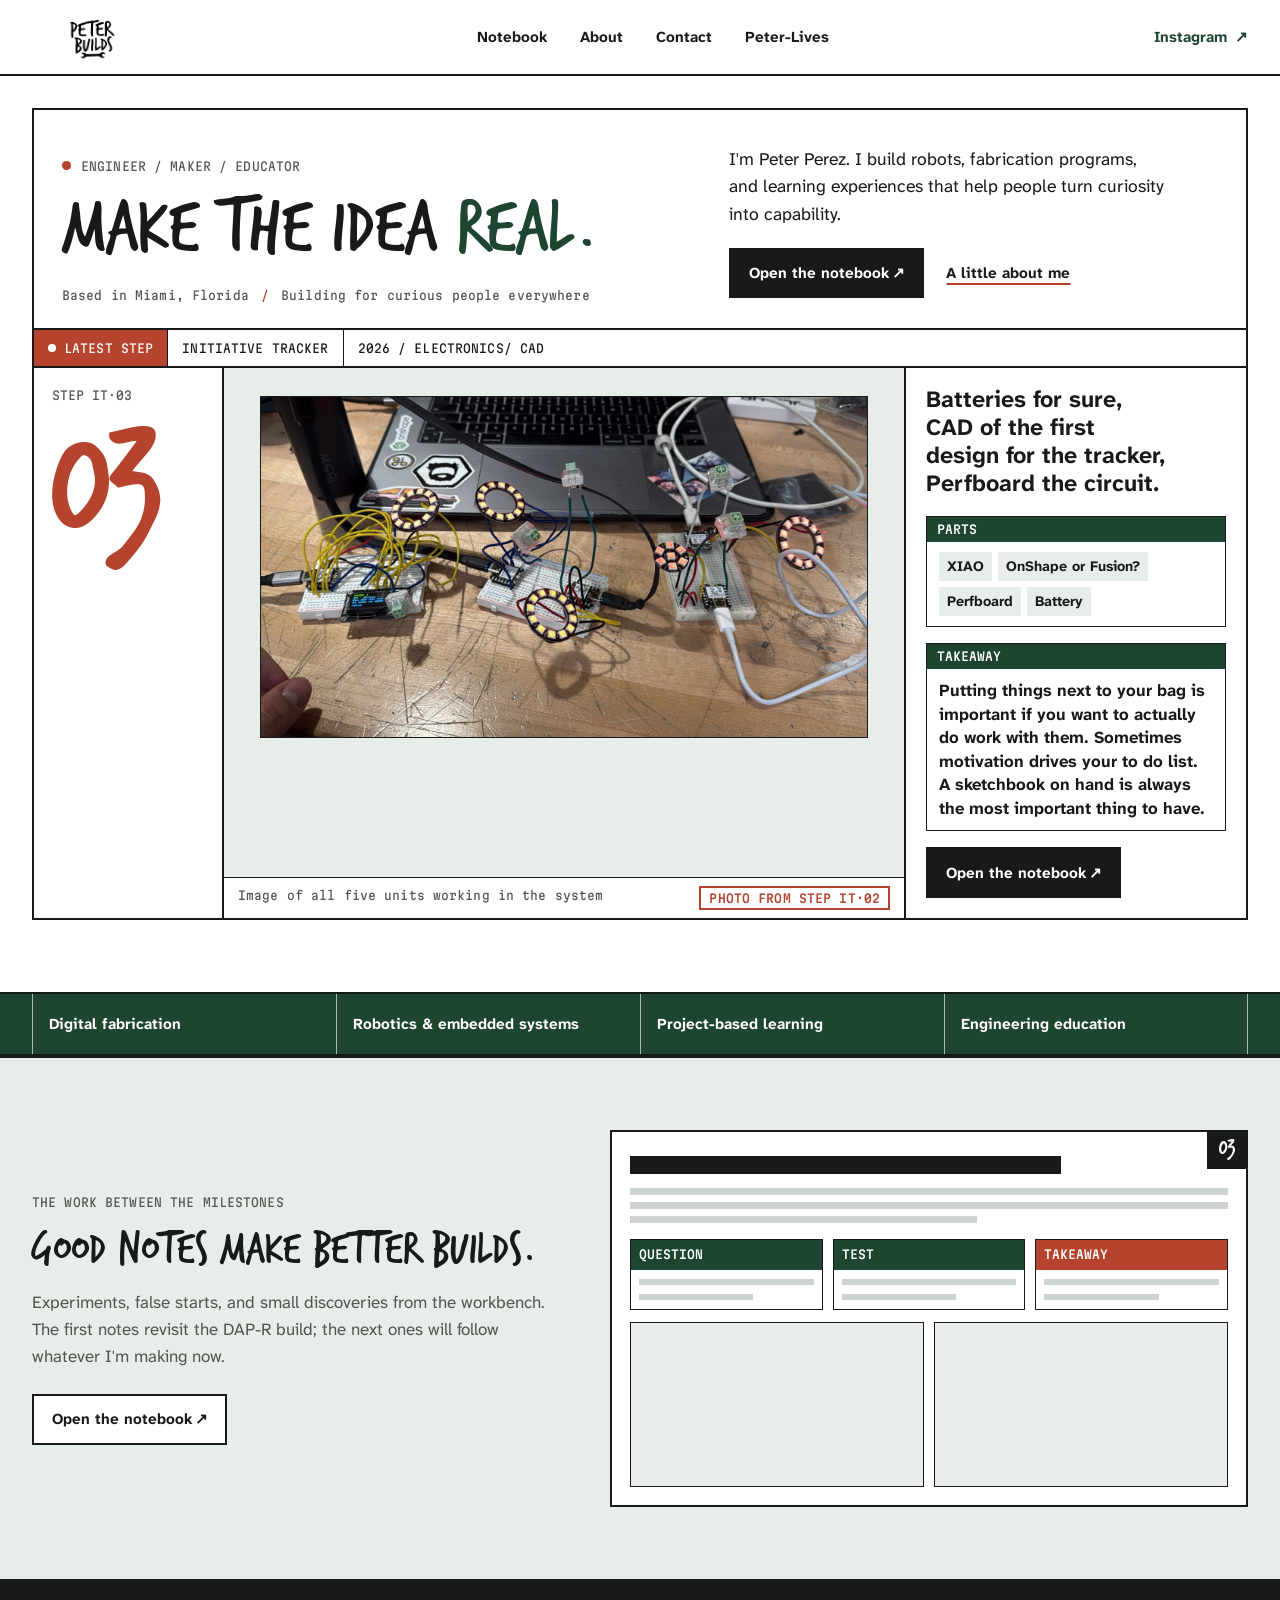
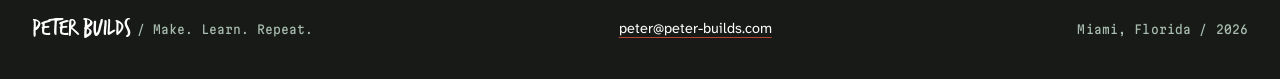
<file: index.html>
<!DOCTYPE html>
<html lang="en">
<head>
    <meta charset="UTF-8">
    <meta name="viewport" content="width=device-width, initial-scale=1.0">
    <meta name="description" content="Peter Perez is an engineer, maker, and educator building projects and programs through hands-on learning.">
    <title>Peter Builds | Engineering, Making, Teaching</title>
    <link rel="preconnect" href="https://fonts.googleapis.com">
    <link rel="preconnect" href="https://fonts.gstatic.com" crossorigin>
    <link href="https://fonts.googleapis.com/css2?family=Atkinson+Hyperlegible+Next:wght@400..800&family=Martian+Mono:wdth,wght@75..112.5,400..600&display=swap" rel="stylesheet">
    <link rel="stylesheet" href="styles.css">
    <script src="manual.js" defer></script>
</head>
<body>
    <a class="skip-link" href="#main">Skip to content</a>
    <header class="site-header">
        <a class="brand" href="index.html" aria-label="Peter Builds home">
            <img src="assets/brand/IMG_2809.PNG" alt="Peter Builds">
        </a>
        <nav class="site-nav" aria-label="Main navigation">
            <!-- Work page parked until the project summary page is ready: <a href="projects.html">Work</a> -->
            <a href="notebook.html">Notebook</a>
            <a href="about.html">About</a>
            <a href="contact.html">Contact</a>
            <a href="peter-lives.html">Peter-Lives</a>
        </nav>
        <a class="header-social" href="https://www.instagram.com/peter_builds_/" target="_blank" rel="noopener noreferrer">Instagram <span aria-hidden="true">↗</span><span class="sr-only"> (opens in a new tab)</span></a>
    </header>

    <main id="main">
        <section class="page-width cover-section" aria-labelledby="cover-title">
            <div class="cover">
                <div>
                    <p class="eyebrow"><span class="eyebrow-dot"></span> Engineer / Maker / Educator</p>
                    <h1 id="cover-title">Make the idea <em>real.</em></h1>
                    <p class="hero-location">Based in Miami, Florida <span aria-hidden="true">/</span> Building for curious people everywhere</p>
                </div>
                <div class="cover-side">
                    <p class="hero-intro">I'm Peter Perez. I build robots, fabrication programs, and learning experiences that help people turn curiosity into capability.</p>
                    <div class="hero-actions">
                        <!-- Restore when the Work page returns: <a class="button button-dark" href="projects.html">Explore the work <span aria-hidden="true">↗</span></a> -->
                        <a class="button button-dark" href="notebook.html">Open the notebook <span aria-hidden="true">↗</span></a>
                        <a class="text-link" href="about.html">A little about me</a>
                    </div>
                </div>
            </div>

            <!-- Filled from the newest entry in notebook.html by manual.js; this markup is the fallback. -->
            <article class="step-panel" data-latest-step aria-labelledby="latest-step-title">
                <p class="readout">
                    <span class="is-focus">Latest step</span>
                    <span data-field="project">Initiative Tracker</span>
                    <span data-field="detail">2026 / Electronics/ CAD</span>
                </p>
                <div class="step-grid">
                    <div class="step-number">
                        <span class="readout-label" data-field="code">Step IT·03</span>
                        <p class="numeral" data-field="step">03</p>
                    </div>
                    <figure class="frame is-borrowed">
                        <div class="frame-media">
                            <img src="assets/notebook images/entryNov1326end/FiveUnitP.JPG" alt="Image of all five units working in the system" fetchpriority="high">
                            <ul class="callouts" aria-label="Parts in this photo">
                                <li style="--x:18%;--y:62%;--len:28px;--i:0" data-mobile="hide"><span>Screen</span></li>
                                <li style="--x:51%;--y:21%;--len:36px;--i:1"><span>Kailh switch</span></li>
                                <li style="--x:39%;--y:31%;--len:30px;--i:2" data-mobile="hide"><span>LED ring</span></li>
                                <li style="--x:75%;--y:58%;--len:26px;--i:3" data-side="left"><span>XIAO ESP32c3</span></li>
                            </ul>
                        </div>
                        <figcaption class="frame-caption"><span data-field="caption">Image of all five units working in the system</span><b data-field="photo-step">Photo from step IT·02</b></figcaption>
                    </figure>
                    <div class="step-side">
                        <h2 id="latest-step-title" data-field="title">Batteries for sure, CAD of the first design for the tracker, Perfboard the circuit.</h2>
                        <div class="box">
                            <h3>Parts</h3>
                            <ul data-field="parts">
                                <li>XIAO</li>
                                <li>Battery</li>
                                <li>Perfboard</li>
                            </ul>
                        </div>
                        <div class="box box-takeaway">
                            <h3>Takeaway</h3>
                            <p data-field="takeaway"><span class="pending">PENDING</span></p>
                        </div>
                        <a class="button button-dark step-link" data-field="link" href="notebook.html">Open the notebook <span aria-hidden="true">↗</span></a>
                    </div>
                </div>
            </article>
        </section>

        <section class="practice-band" aria-label="Areas of practice">
            <div class="page-width practice-items">
                <span>Digital fabrication</span>
                <span>Robotics &amp; embedded systems</span>
                <span>Project-based learning</span>
                <span>Engineering education</span>
            </div>
        </section>

        <!-- ===== SELECTED WORK: parked, not shown on the site =====
             Hidden until the Work page becomes a project summary page.
             To bring it back, delete this comment's opening line and the
             "END SELECTED WORK" line below.
        <section class="section page-width selected-work">
            <div class="section-heading">
                <div>
                    <p class="eyebrow">A few things I've made possible</p>
                    <h2>Selected work</h2>
                </div>
                <a class="text-link" href="projects.html">All projects <span aria-hidden="true">↗</span></a>
            </div>
            <a class="featured-project" href="projects.html#dap-r">
                <img src="assets/fab-academy/dapr-final.jpg" alt="DAPR, a layered desktop robot designed and fabricated by Peter Perez" loading="lazy">
                <div class="featured-project-copy">
                    <p class="project-kicker">01 / Personal engineering</p>
                    <h3>DAP-R: a robot with a point of view</h3>
                    <p>A modular desktop companion, built through iterative CAD, electronics, fabrication, and plenty of debugging.</p>
                    <span class="text-link">See the build <span aria-hidden="true">↗</span></span>
                </div>
            </a>
            <div class="work-list">
                <a class="work-row" href="projects.html#innovation-center">
                    <span class="work-number">02</span>
                    <span class="work-title">From two printers to a 9,000 sq. ft. innovation center</span>
                    <span class="work-type">Program building</span>
                    <span class="row-arrow" aria-hidden="true">↗</span>
                </a>
                <a class="work-row" href="projects.html#bioreactor">
                    <span class="work-number">03</span>
                    <span class="work-title">A six-well electrode for cell research</span>
                    <span class="work-type">Biomedical engineering</span>
                    <span class="row-arrow" aria-hidden="true">↗</span>
                </a>
            </div>
        </section>
        ===== END SELECTED WORK ===== -->

        <section class="notebook-band">
            <div class="page-width notebook-callout">
                <div>
                    <p class="eyebrow">The work between the milestones</p>
                    <h2>Good notes make better builds.</h2>
                    <p>Experiments, false starts, and small discoveries from the workbench. The first notes revisit the DAP-R build; the next ones will follow whatever I'm making now.</p>
                    <a class="button button-outline" href="notebook.html">Open the notebook <span aria-hidden="true">↗</span></a>
                </div>
                <div class="anatomy" aria-hidden="true">
                    <span class="anatomy-step">03</span>
                    <div class="anatomy-title"></div>
                    <div class="anatomy-lead"><i></i><i></i><i></i></div>
                    <div class="anatomy-row">
                        <div class="anatomy-field"><b>Question</b><i></i><i></i></div>
                        <div class="anatomy-field"><b>Test</b><i></i><i></i></div>
                        <div class="anatomy-field is-focus"><b>Takeaway</b><i></i><i></i></div>
                    </div>
                    <div class="anatomy-photos"><i></i><i></i></div>
                </div>
            </div>
        </section>
    </main>

    <footer class="site-footer">
        <div class="page-width footer-inner">
            <a class="footer-brand" href="index.html">Peter Builds <span> / Make. Learn. Repeat.</span></a>
            <a href="mailto:peter@peter-builds.com">peter@peter-builds.com</a>
            <p>Miami, Florida <span aria-hidden="true">/</span> <span id="year">2026</span></p>
        </div>
    </footer>
</body>
</html>
</file>
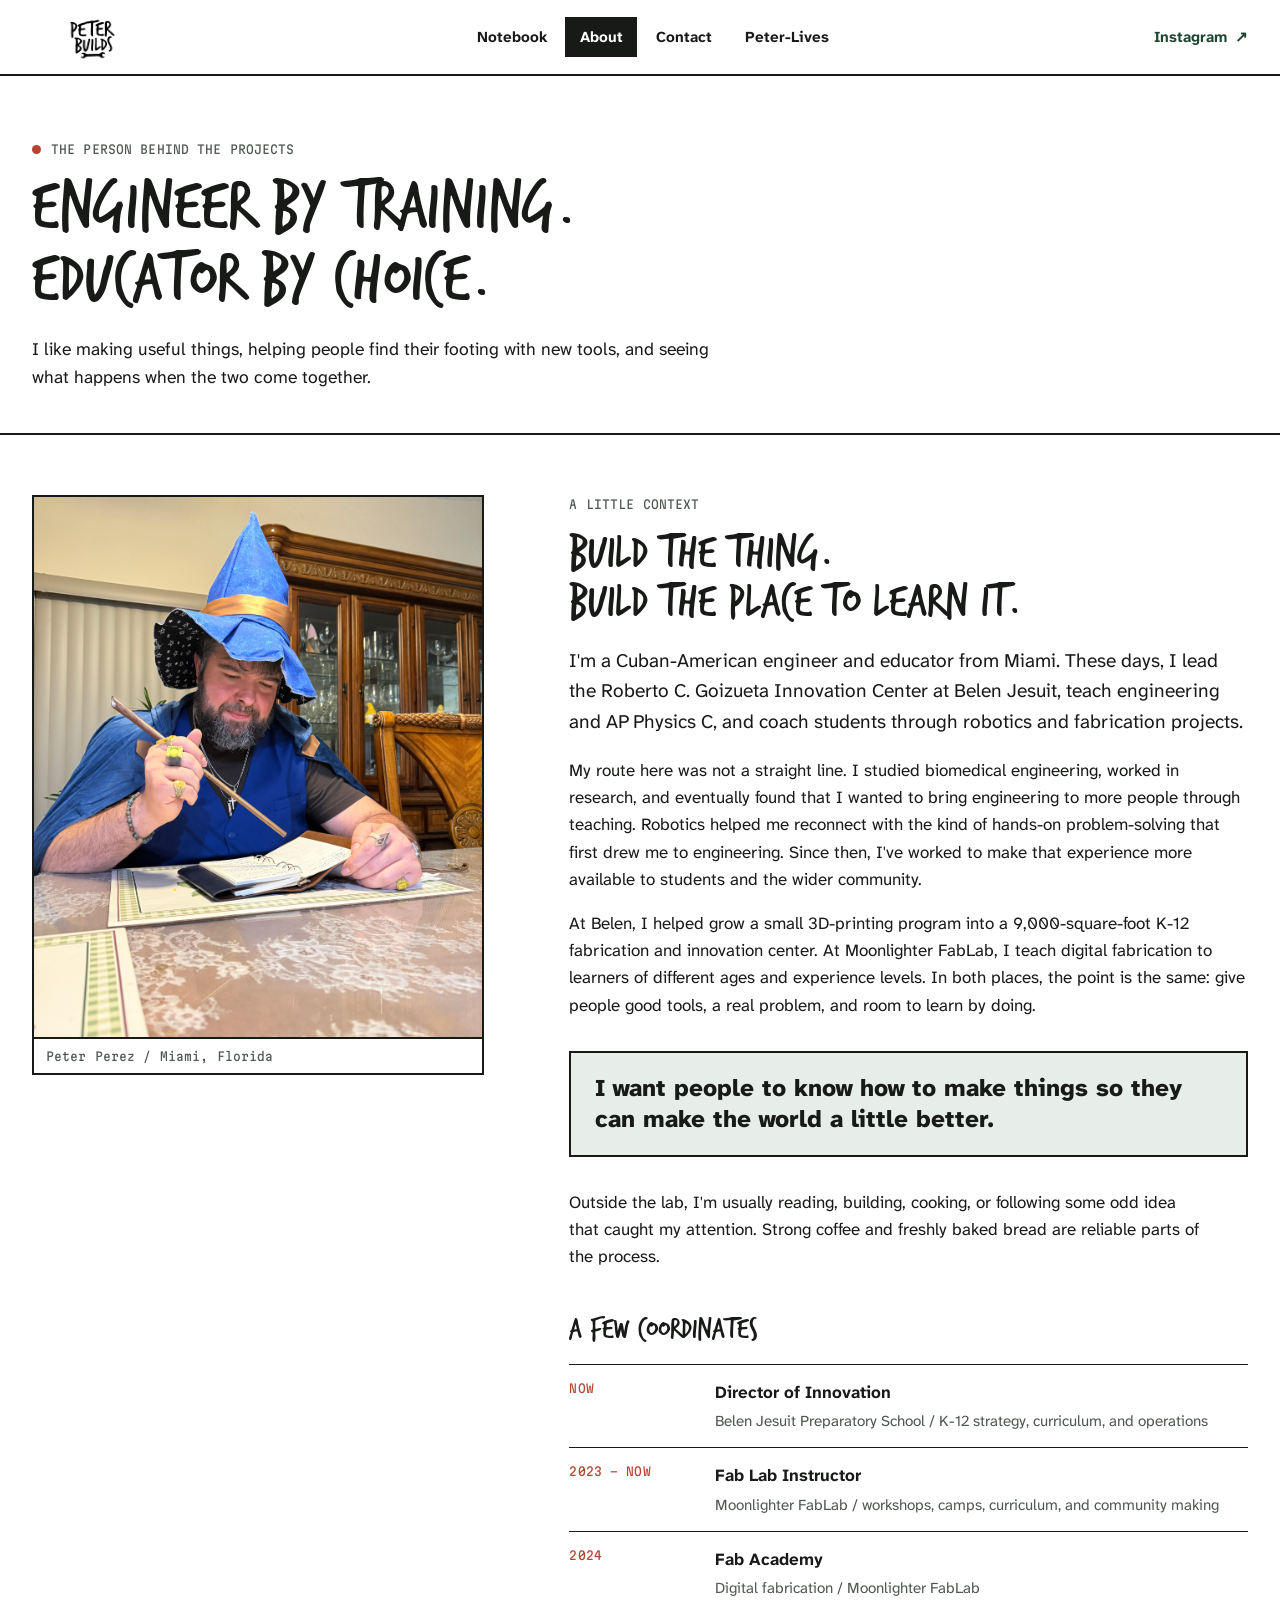
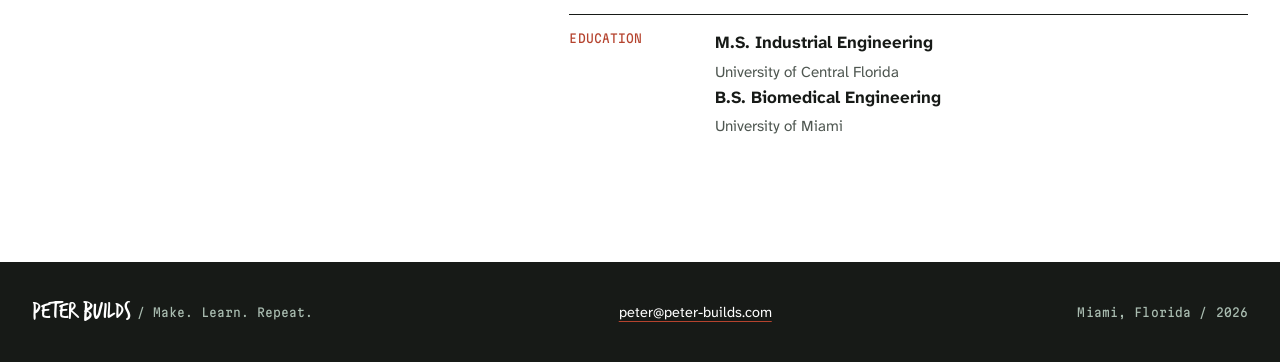
<file: about.html>
<!DOCTYPE html>
<html lang="en">
<head>
    <meta charset="UTF-8">
    <meta name="viewport" content="width=device-width, initial-scale=1.0">
    <meta name="description" content="Meet Peter Perez: engineer, maker, educator, and director of innovation in Miami, Florida.">
    <title>About Peter | Peter Builds</title>
    <link rel="preconnect" href="https://fonts.googleapis.com">
    <link rel="preconnect" href="https://fonts.gstatic.com" crossorigin>
    <link href="https://fonts.googleapis.com/css2?family=Atkinson+Hyperlegible+Next:wght@400..800&family=Martian+Mono:wdth,wght@75..112.5,400..600&display=swap" rel="stylesheet">
    <link rel="stylesheet" href="styles.css">
</head>
<body>
    <a class="skip-link" href="#main">Skip to content</a>
    <header class="site-header">
        <a class="brand" href="index.html" aria-label="Peter Builds home"><img src="assets/brand/IMG_2809.PNG" alt="Peter Builds"></a>
        <nav class="site-nav" aria-label="Main navigation">
            <!-- <a href="projects.html">Work</a> --><a href="notebook.html">Notebook</a><a href="about.html" aria-current="page">About</a><a href="contact.html">Contact</a><a href="peter-lives.html">Peter-Lives</a>
        </nav>
        <a class="header-social" href="https://www.instagram.com/peter_builds_/" target="_blank" rel="noopener noreferrer">Instagram <span aria-hidden="true">↗</span><span class="sr-only"> (opens in a new tab)</span></a>
    </header>
    <main id="main">
        <section class="page-heading">
            <div class="page-width">
                <p class="eyebrow"><span class="eyebrow-dot"></span> The person behind the projects</p>
                <h1>Engineer by training.<br>Educator by choice.</h1>
                <p>I like making useful things, helping people find their footing with new tools, and seeing what happens when the two come together.</p>
            </div>
        </section>
        <section class="about-layout page-width">
            <figure class="about-photo">
                <img src="assets/about/ProfilePic2.JPG" alt="Peter Perez, engineer, maker, and educator" width="1200" height="1600">
                <figcaption>Peter Perez / Miami, Florida</figcaption>
            </figure>
            <div class="about-copy">
                <p class="eyebrow">A little context</p>
                <h2>Build the thing.<br>Build the place to learn it.</h2>
                <p class="lead">I'm a Cuban-American engineer and educator from Miami. These days, I lead the Roberto C. Goizueta Innovation Center at Belen Jesuit, teach engineering and AP Physics C, and coach students through robotics and fabrication projects.</p>
                <p>My route here was not a straight line. I studied biomedical engineering, worked in research, and eventually found that I wanted to bring engineering to more people through teaching. Robotics helped me reconnect with the kind of hands-on problem-solving that first drew me to engineering. Since then, I've worked to make that experience more available to students and the wider community.</p>
                <p>At Belen, I helped grow a small 3D-printing program into a 9,000-square-foot K-12 fabrication and innovation center. At Moonlighter FabLab, I teach digital fabrication to learners of different ages and experience levels. In both places, the point is the same: give people good tools, a real problem, and room to learn by doing.</p>
                <blockquote class="about-aside">I want people to know how to make things so they can make the world a little better.</blockquote>
                <p>Outside the lab, I'm usually reading, building, cooking, or following some odd idea that caught my attention. Strong coffee and freshly baked bread are reliable parts of the process.</p>
                <div class="timeline">
                    <h3>A few coordinates</h3>
                    <div class="timeline-item">
                        <span class="timeline-date">NOW</span>
                        <div><strong>Director of Innovation</strong><p>Belen Jesuit Preparatory School / K-12 strategy, curriculum, and operations</p></div>
                    </div>
                    <div class="timeline-item">
                        <span class="timeline-date">2023 - NOW</span>
                        <div><strong>Fab Lab Instructor</strong><p>Moonlighter FabLab / workshops, camps, curriculum, and community making</p></div>
                    </div>
                    <div class="timeline-item">
                        <span class="timeline-date">2024</span>
                        <div><strong>Fab Academy</strong><p>Digital fabrication / Moonlighter FabLab</p></div>
                    </div>
                    <div class="timeline-item">
                        <span class="timeline-date">EDUCATION</span>
                        <div><strong>M.S. Industrial Engineering</strong><p>University of Central Florida</p><strong class="timeline-subtitle">B.S. Biomedical Engineering</strong><p>University of Miami</p></div>
                    </div>
                </div>
            </div>
        </section>
    </main>
    <footer class="site-footer"><div class="page-width footer-inner"><a class="footer-brand" href="index.html">Peter Builds <span> / Make. Learn. Repeat.</span></a><a href="mailto:peter@peter-builds.com">peter@peter-builds.com</a><p>Miami, Florida / 2026</p></div></footer>
</body>
</html>
</file>
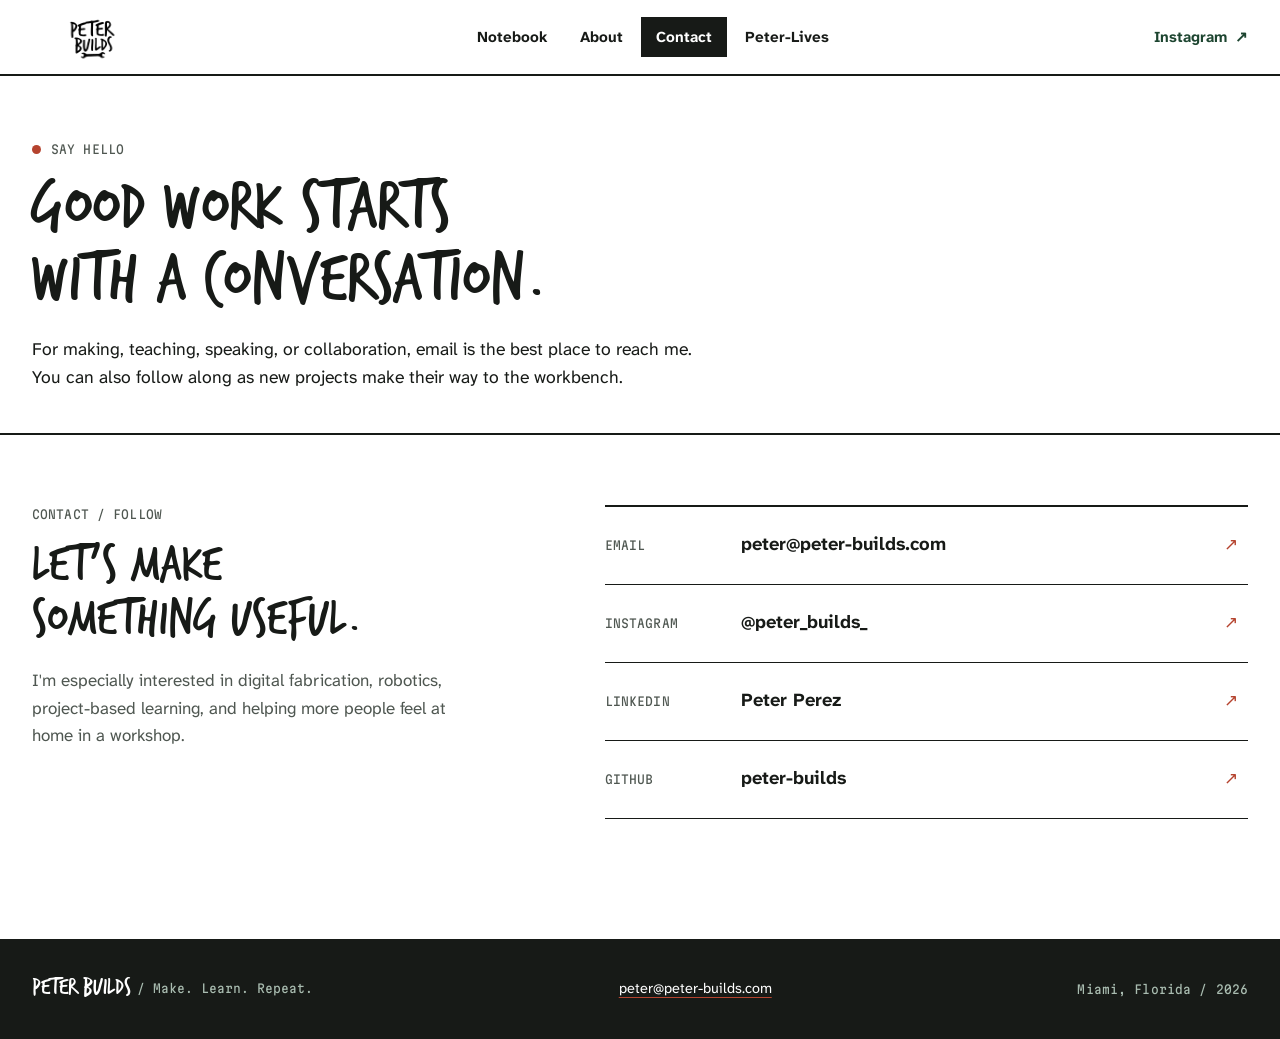
<file: contact.html>
<!DOCTYPE html>
<html lang="en">
<head>
    <meta charset="UTF-8">
    <meta name="viewport" content="width=device-width, initial-scale=1.0">
    <meta name="description" content="Contact Peter Perez about engineering education, digital fabrication, robotics, and collaboration.">
    <title>Contact | Peter Builds</title>
    <link rel="preconnect" href="https://fonts.googleapis.com">
    <link rel="preconnect" href="https://fonts.gstatic.com" crossorigin>
    <link href="https://fonts.googleapis.com/css2?family=Atkinson+Hyperlegible+Next:wght@400..800&family=Martian+Mono:wdth,wght@75..112.5,400..600&display=swap" rel="stylesheet">
    <link rel="stylesheet" href="styles.css">
</head>
<body>
    <a class="skip-link" href="#main">Skip to content</a>
    <header class="site-header">
        <a class="brand" href="index.html" aria-label="Peter Builds home"><img src="assets/brand/IMG_2809.PNG" alt="Peter Builds"></a>
        <nav class="site-nav" aria-label="Main navigation">
            <!-- <a href="projects.html">Work</a> --><a href="notebook.html">Notebook</a><a href="about.html">About</a><a href="contact.html" aria-current="page">Contact</a><a href="peter-lives.html">Peter-Lives</a>
        </nav>
        <a class="header-social" href="https://www.instagram.com/peter_builds_/" target="_blank" rel="noopener noreferrer">Instagram <span aria-hidden="true">↗</span><span class="sr-only"> (opens in a new tab)</span></a>
    </header>
    <main id="main">
        <section class="page-heading">
            <div class="page-width">
                <p class="eyebrow"><span class="eyebrow-dot"></span> Say hello</p>
                <h1>Good work starts<br>with a conversation.</h1>
                <p>For making, teaching, speaking, or collaboration, email is the best place to reach me. You can also follow along as new projects make their way to the workbench.</p>
            </div>
        </section>
        <section class="contact-layout page-width">
            <div class="contact-copy">
                <p class="eyebrow">Contact / Follow</p>
                <h2>Let's make something useful.</h2>
                <p>I'm especially interested in digital fabrication, robotics, project-based learning, and helping more people feel at home in a workshop.</p>
            </div>
            <div class="contact-links">
                <a class="contact-link" href="mailto:peter@peter-builds.com"><span class="contact-label">Email</span><span class="contact-value">peter@peter-builds.com</span><span class="contact-arrow" aria-hidden="true">↗</span></a>
                <a class="contact-link" href="https://www.instagram.com/peter_builds_/" target="_blank" rel="noopener noreferrer"><span class="contact-label">Instagram</span><span class="contact-value">@peter_builds_</span><span class="contact-arrow" aria-hidden="true">↗</span><span class="sr-only"> (opens in a new tab)</span></a>
                <a class="contact-link" href="https://www.linkedin.com/in/peterbuilds/" target="_blank" rel="noopener noreferrer"><span class="contact-label">LinkedIn</span><span class="contact-value">Peter Perez</span><span class="contact-arrow" aria-hidden="true">↗</span><span class="sr-only"> (opens in a new tab)</span></a>
                <a class="contact-link" href="https://github.com/peter-builds" target="_blank" rel="noopener noreferrer"><span class="contact-label">GitHub</span><span class="contact-value">peter-builds</span><span class="contact-arrow" aria-hidden="true">↗</span><span class="sr-only"> (opens in a new tab)</span></a>
            </div>
        </section>
    </main>
    <footer class="site-footer"><div class="page-width footer-inner"><a class="footer-brand" href="index.html">Peter Builds <span> / Make. Learn. Repeat.</span></a><a href="mailto:peter@peter-builds.com">peter@peter-builds.com</a><p>Miami, Florida / 2026</p></div></footer>
</body>
</html>
</file>
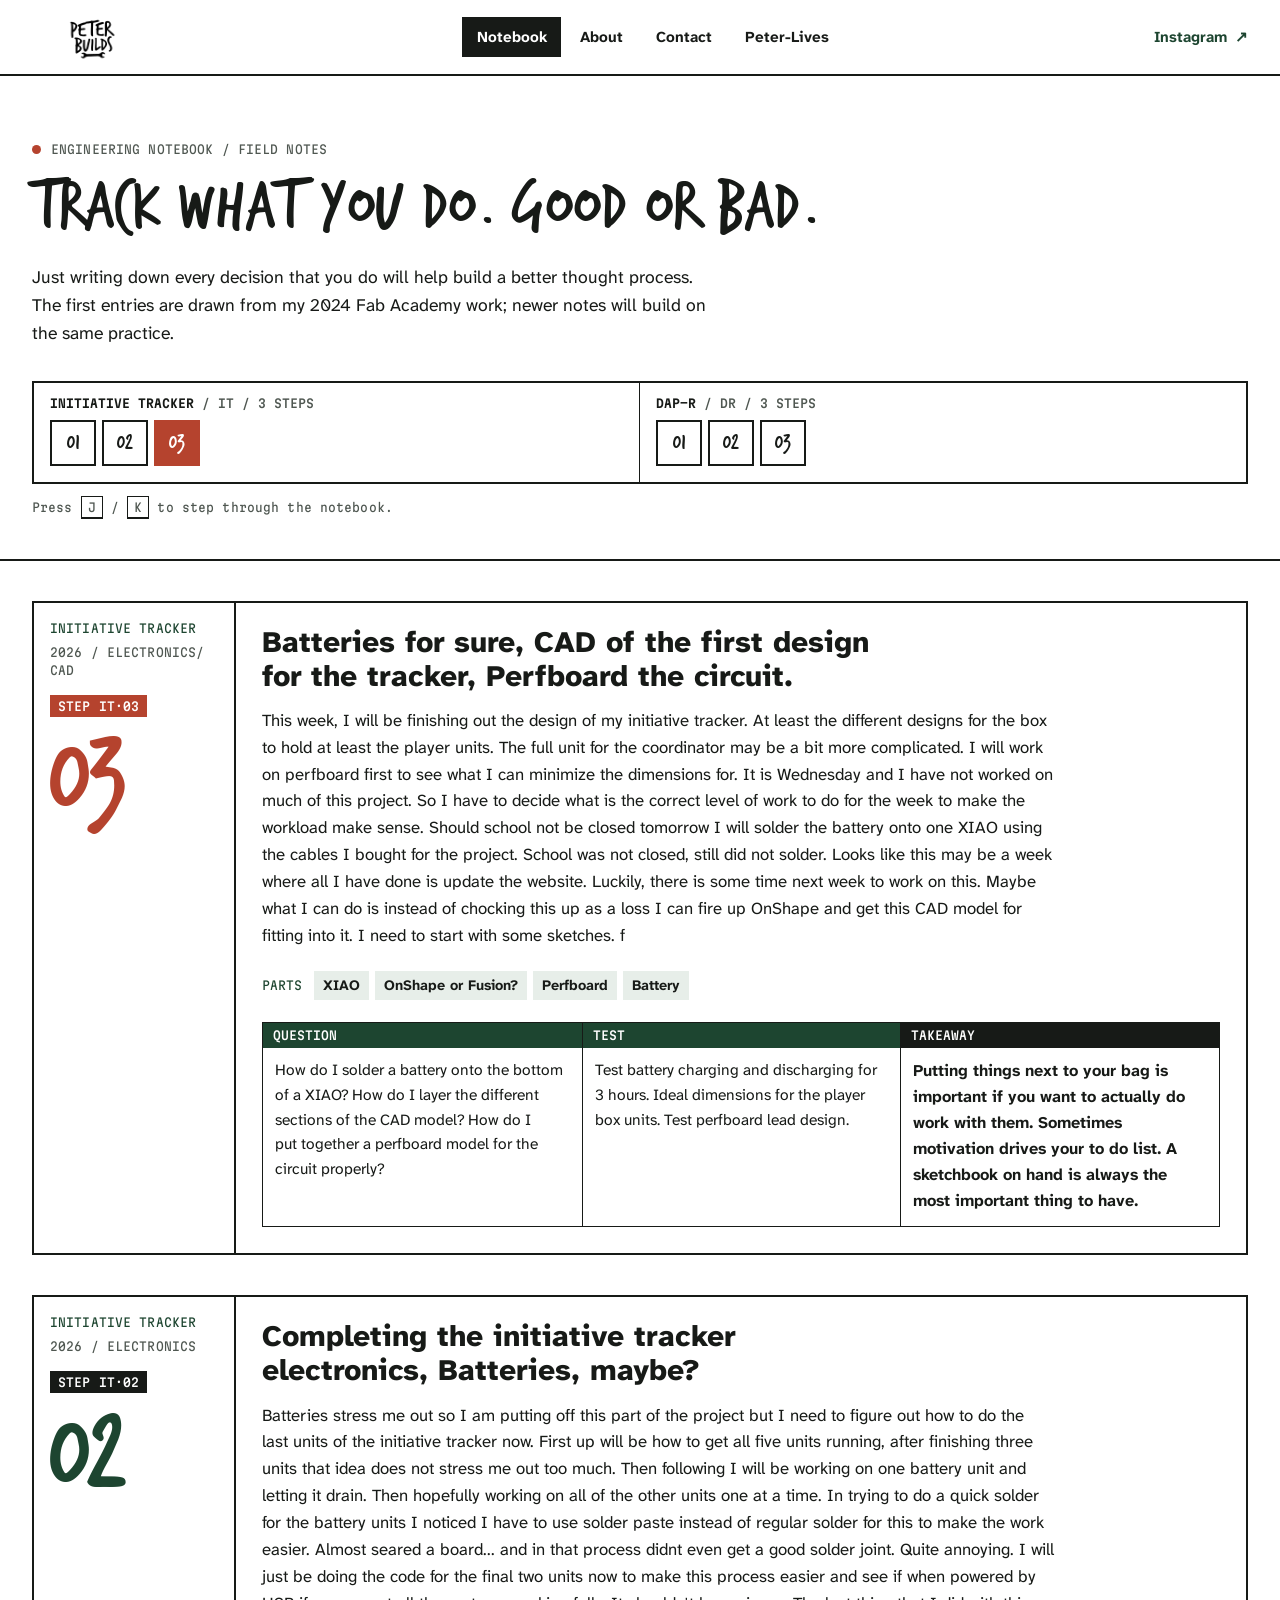
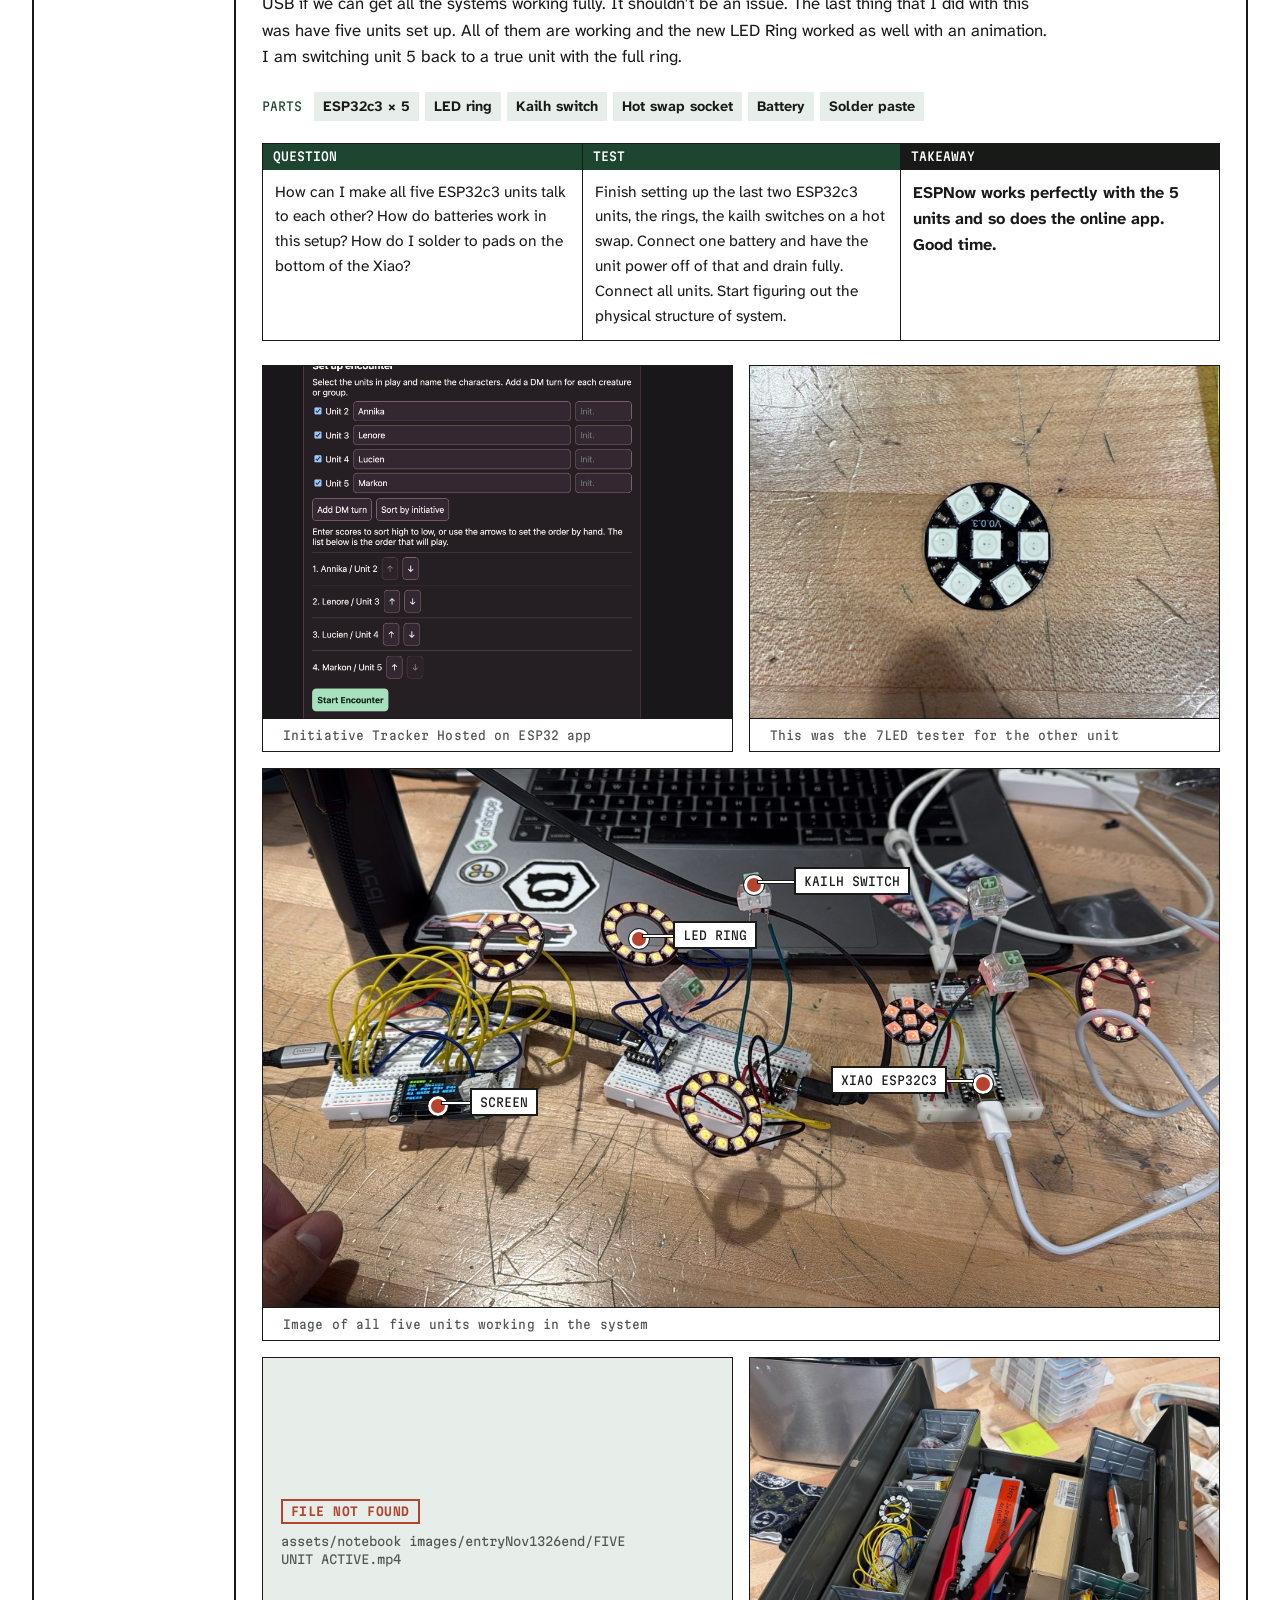
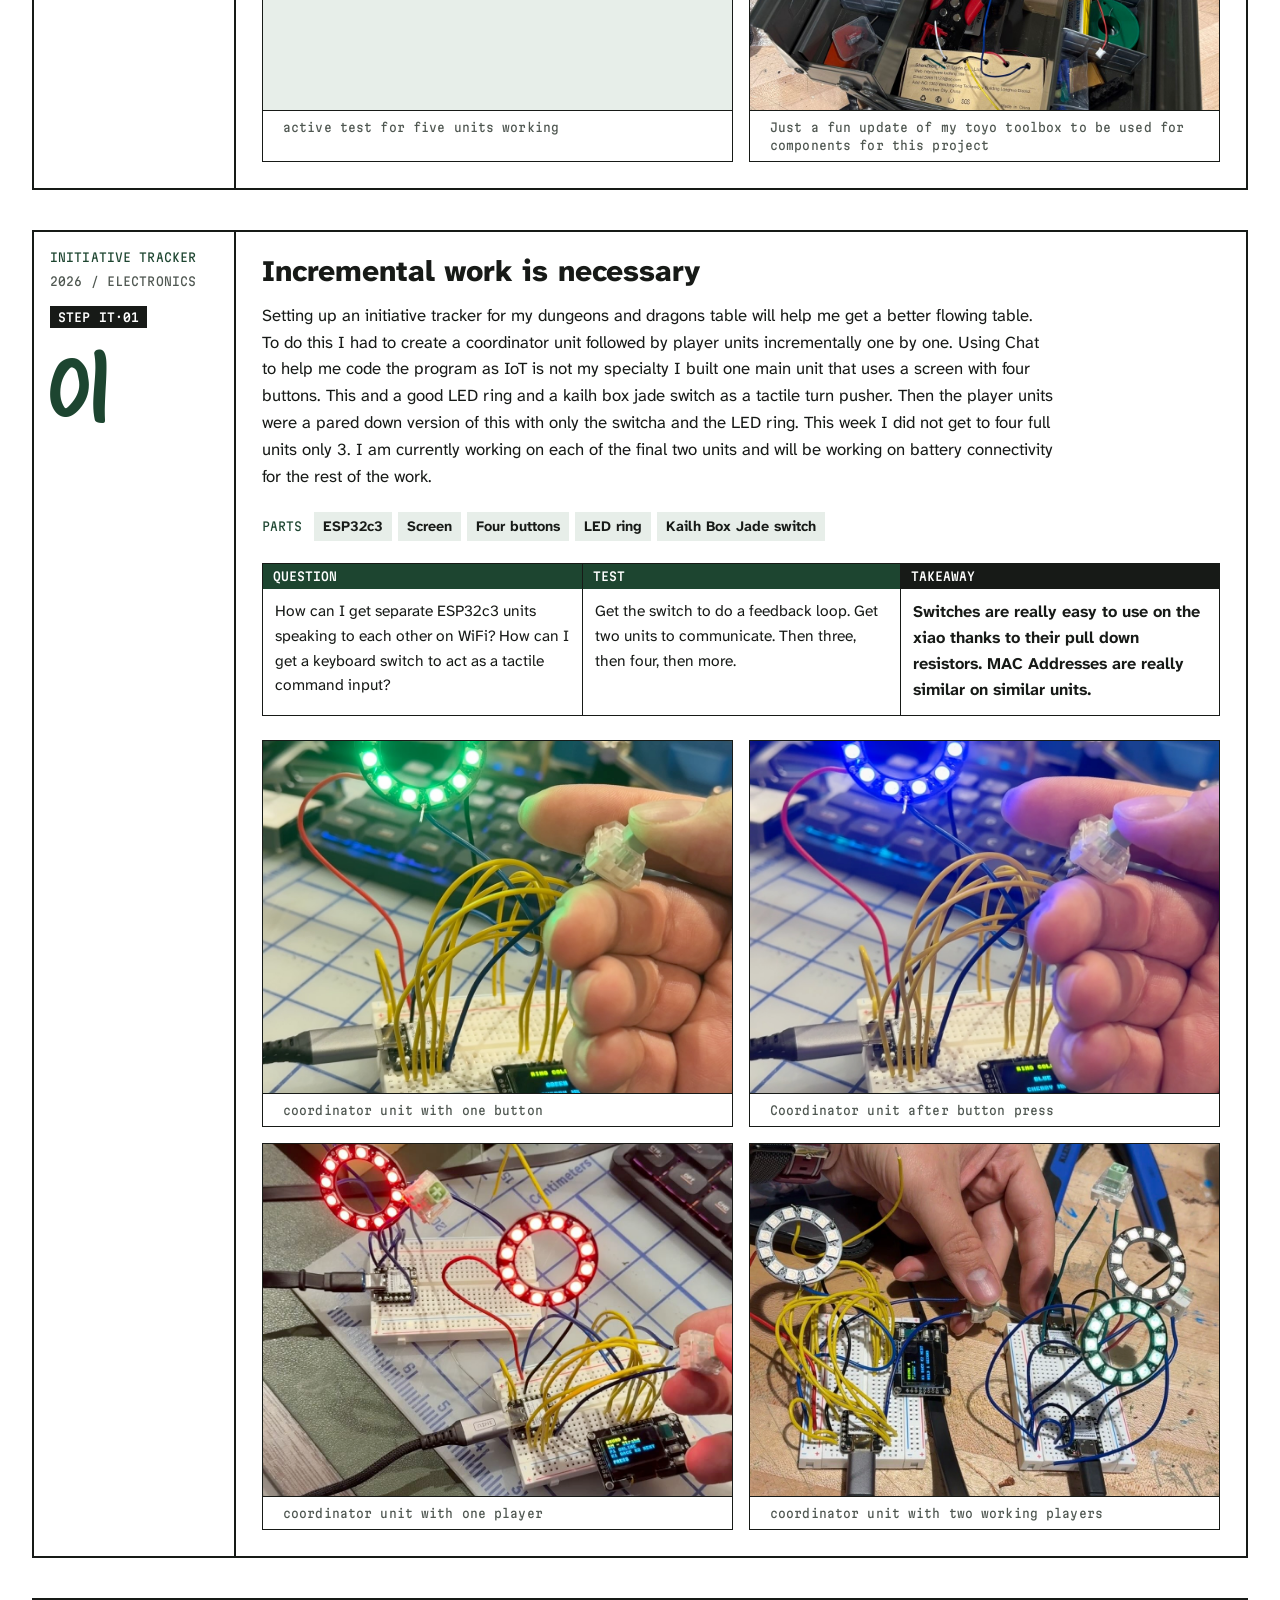
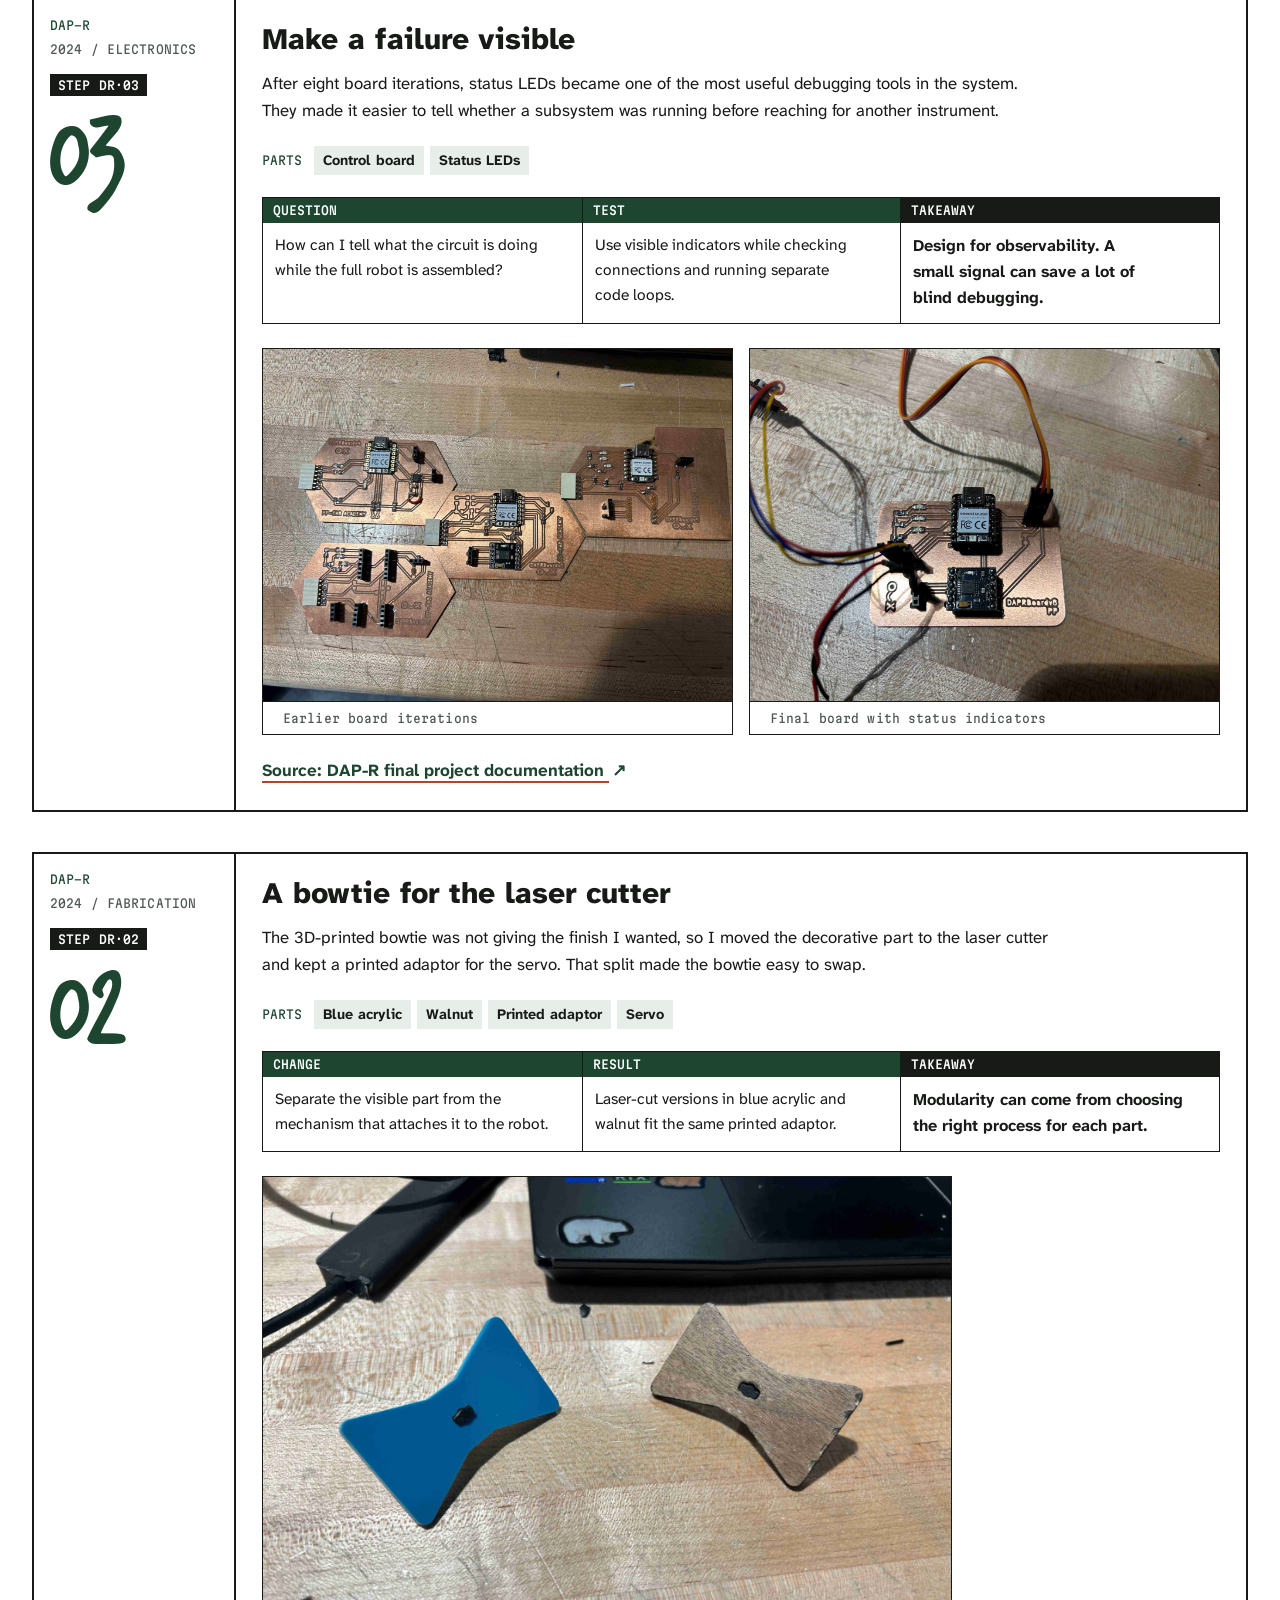
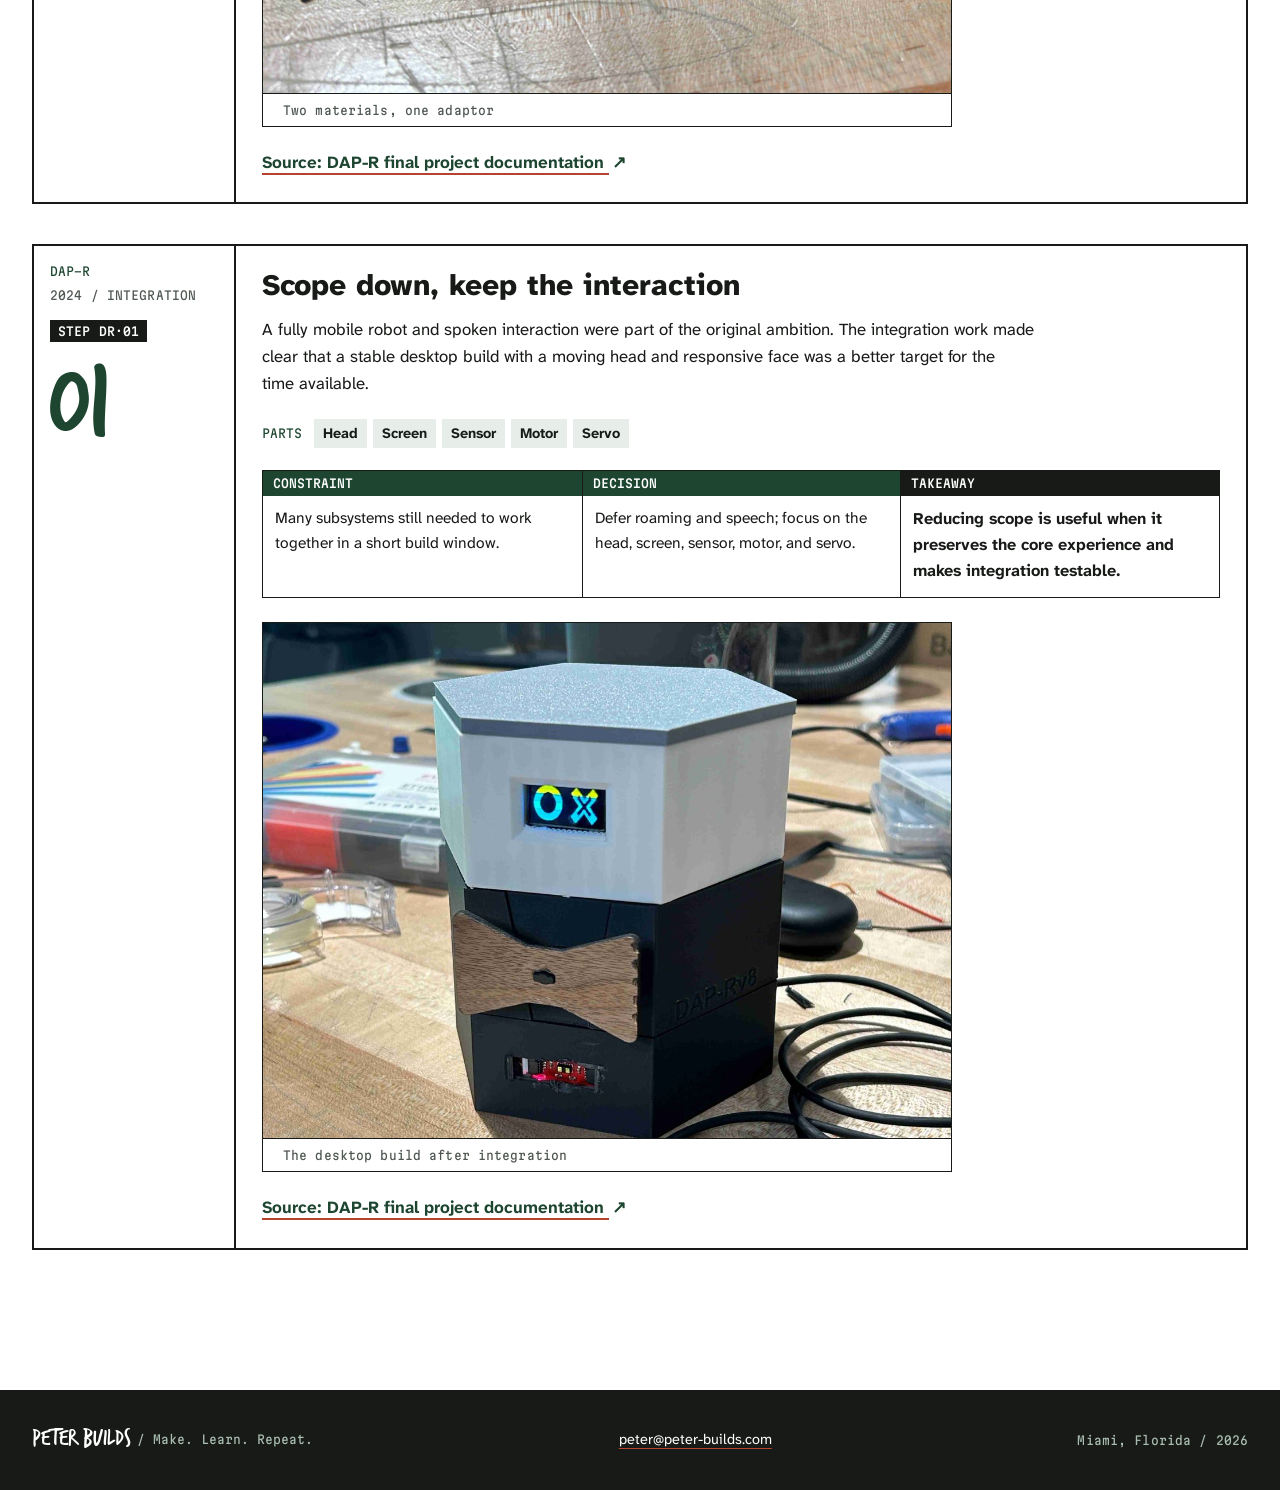
<file: notebook.html>
<!DOCTYPE html>
<html lang="en">
<head>
    <meta charset="UTF-8">
    <meta name="viewport" content="width=device-width, initial-scale=1.0">
    <meta name="description" content="Engineering field notes from Peter Perez: experiments, iterations, decisions, and lessons from the workbench.">
    <title>Engineering Notebook | Peter Builds</title>
    <link rel="preconnect" href="https://fonts.googleapis.com">
    <link rel="preconnect" href="https://fonts.gstatic.com" crossorigin>
    <link href="https://fonts.googleapis.com/css2?family=Atkinson+Hyperlegible+Next:wght@400..800&family=Martian+Mono:wdth,wght@75..112.5,400..600&display=swap" rel="stylesheet">
    <link rel="stylesheet" href="styles.css">
    <script src="manual.js" defer></script>
</head>
<body>
    <a class="skip-link" href="#main">Skip to content</a>
    <header class="site-header">
        <a class="brand" href="index.html" aria-label="Peter Builds home"><img src="assets/brand/IMG_2809.PNG" alt="Peter Builds"></a>
        <nav class="site-nav" aria-label="Main navigation">
            <!-- <a href="projects.html">Work</a> --><a href="notebook.html" aria-current="page">Notebook</a><a href="about.html">About</a><a href="contact.html">Contact</a><a href="peter-lives.html">Peter-Lives</a>
        </nav>
        <a class="header-social" href="https://www.instagram.com/peter_builds_/" target="_blank" rel="noopener noreferrer">Instagram <span aria-hidden="true">↗</span><span class="sr-only"> (opens in a new tab)</span></a>
    </header>
    <main id="main">
        <section class="page-heading">
            <div class="page-width">
                <p class="eyebrow"><span class="eyebrow-dot"></span> Engineering notebook / Field notes</p>
                <h1>Track what you do. Good or bad.</h1>
                <p>Just writing down every decision that you do will help build a better thought process. The first entries are drawn from my 2024 Fab Academy work; newer notes will build on the same practice.</p>
                <nav class="step-index" aria-label="Steps by project"></nav>
                <p class="key-hint" hidden>Press <kbd>J</kbd> / <kbd>K</kbd> to step through the notebook.</p>
            </div>
        </section>
        <section class="notebook-list page-width">


        <!--
        ==========================================================================
          HOW TO ADD A NOTEBOOK ENTRY (no help needed)
        ==========================================================================

          1. Scroll down to the TEMPLATE block just below this guide.
          2. Copy everything between  COPY FROM HERE  and  COPY TO HERE.
          3. Paste it right under the line that says  PASTE NEW ENTRIES HERE.
             Newest entry always goes on top.
          4. Replace every ALL CAPS placeholder with your own words.
          5. Save, preview, then commit and push (see the end of this guide).

          WHAT HAPPENS AUTOMATICALLY (do not type these yourself)
            The step number (01, 02, 03...) for each project.
            The project code chip (Initiative Tracker = IT, a new project gets its own).
            The project index at the top of this page.
            The home page "Latest step" panel (it always shows the top entry).
            The red PENDING stamp, if your Takeaway is the word PENDING.
            Photo labels like IT.04 / F01.

          THE PARTS OF AN ENTRY
            PROJECT NAME   Must be spelled exactly the same every time for that
                           project, or it will count as a new project.
                           Example: Initiative Tracker
            YEAR / TOPIC   Example: 2026 / Electronics
            TITLE          One line saying what this step is about.
            LEAD           Your write-up for the week. As long as you like.
            PARTS          One part per line item. Delete the whole list if none.
            QUESTION       What you are trying to figure out.
            TEST           What you will try, or tried.
            TAKEAWAY       What you learned. Type PENDING until you know.
                           You can come back later and replace PENDING.

          PHOTOS
            Make a new folder for each entry inside  assets/notebook images/
            Example folder name: entryNov2026  (short, no special characters)
            Every photo needs: the file path, a short alt description (for
            screen readers), and a caption.
            Video works too; there is a commented video example in the template.
            No photos this week? Delete the whole gallery block. The home page
            will borrow your last photo from the same project and tag it.

          HOME PAGE PHOTO WITH PART LABELS (optional)
            Put the word  data-lead  on ONE figure (the template already does).
            That photo becomes the home page photo for this step.
            Part labels: each label is one line inside the callouts list.
              x  how far across the photo the dot sits, in percent (0 = left edge)
              y  how far down the photo the dot sits, in percent (0 = top edge)
              len  length of the line from the dot to the label (try 30px)
              data-side="left"  puts the label on the left of the dot
              data-mobile="hide"  hides that label on phones if labels crowd
            Tip: open the photo in Preview, hover over the part, and estimate
            the percent across and down. Adjust after you preview.
            Do not want labels? Delete the whole callouts list.

          PREVIEW BEFORE YOU PUBLISH
            In Terminal, from this project folder, run:
              python3 -m http.server 8000
            Then open http://localhost:8000/notebook.html in your browser.
            Press Control + C in Terminal to stop it.

          PUBLISH
            git add .
            git commit -m "Notebook: short description of the step"
            git push
            Then hard refresh the site (Command + Shift + R).

          IF SOMETHING LOOKS BROKEN
            Most problems are a missing closing tag. Every opening tag such as
            article, div, ul, figure needs its matching closing tag.
            Compare your entry with the template, or with the entry below it.
        ==========================================================================
        -->

        <template id="notebook-entry-template">
            <!-- ======================== COPY FROM HERE ======================== -->
            <!-- ENTRY: WEEK OF MONTH DAY -->
            <article class="notebook-entry">
                <div class="entry-meta">PROJECT NAME <span>YEAR / TOPIC</span></div>
                <div>
                    <h2>TITLE OF THIS STEP</h2>
                    <p class="entry-lead">WRITE-UP FOR THE WEEK. What you planned, what you did, what went wrong, what you will do next.</p>
                    <ul class="entry-parts">
                        <li>PART ONE</li>
                        <li>PART TWO</li>
                        <li>PART THREE</li>
                    </ul>
                    <div class="entry-notes">
                        <div><h3>Question</h3><p>WHAT ARE YOU TRYING TO FIGURE OUT?</p></div>
                        <div><h3>Test</h3><p>WHAT WILL YOU TRY, OR WHAT DID YOU TRY?</p></div>
                        <div><h3>Takeaway</h3><p>PENDING</p></div>
                    </div>
                    <div class="entry-gallery" aria-label="PROJECT NAME photos">
                        <figure data-lead>
                            <div class="frame-media">
                                <img src="assets/notebook images/FOLDER/PHOTO-1.jpg" alt="SHORT DESCRIPTION OF THE PHOTO" loading="lazy">
                                <ul class="callouts" aria-label="Parts in this photo">
                                    <li style="--x:30%;--y:40%;--len:30px"><span>PART LABEL</span></li>
                                    <li style="--x:70%;--y:60%;--len:30px" data-side="left"><span>PART LABEL</span></li>
                                </ul>
                            </div>
                            <figcaption>CAPTION FOR PHOTO 1</figcaption>
                        </figure>
                        <figure><img src="assets/notebook images/FOLDER/PHOTO-2.jpg" alt="SHORT DESCRIPTION OF THE PHOTO" loading="lazy"><figcaption>CAPTION FOR PHOTO 2</figcaption></figure>
                        <figure><img src="assets/notebook images/FOLDER/PHOTO-3.jpg" alt="SHORT DESCRIPTION OF THE PHOTO" loading="lazy"><figcaption>CAPTION FOR PHOTO 3</figcaption></figure>
                        <!-- VIDEO EXAMPLE: remove the comment marks around it to use it
                        <figure>
                            <video controls preload="metadata" aria-label="SHORT DESCRIPTION OF THE VIDEO">
                                <source src="assets/notebook images/FOLDER/VIDEO.mp4#t=0.5" type="video/mp4">
                            </video>
                            <figcaption>CAPTION FOR THE VIDEO</figcaption>
                        </figure>
                        -->
                    </div>
                </div>
            </article>
            <!-- ======================== COPY TO HERE ========================== -->
        </template>

        <!-- ======================== PASTE NEW ENTRIES HERE (newest on top) ======================== -->

            <!-- ENTRY W/O 11/16-->
            <article class="notebook-entry">
                <div class="entry-meta">Initiative Tracker <span>2026 / Electronics/ CAD</span></div>
                <div>
                    <h2>Batteries for sure, CAD of the first design for the tracker, Perfboard the circuit.</h2>
                    <p class="entry-lead">This week, I will be finishing out the design of my initiative tracker. At least the different designs for the box to hold at least the player units. The full unit for the coordinator may be a bit more complicated. 
                        I will work on perfboard first to see what I can minimize the dimensions for. It is Wednesday and I have not worked on much of this project. So I have to decide what is the correct level of work to do for the week to make the workload make sense. 
                        Should school not be closed tomorrow I will solder the battery onto one XIAO using the cables I bought for the project. School was not closed, still did not solder. Looks like this may be a week where all I have done is update the website. 
                        Luckily, there is some time next week to work on this. Maybe what I can do is instead of chocking this up as a loss I can fire up OnShape and get this CAD model for fitting into it. I need to start with some sketches. f

                    </p>
                    <ul class="entry-parts"><li>XIAO</li><li>OnShape or Fusion?</li><li>Perfboard</li><li>Battery</li></ul>
                    <div class="entry-notes">
                        <div><h3>Question</h3><p>How do I solder a battery onto the bottom of a XIAO? How do I layer the different sections of the CAD model? How do I put together a perfboard model for the circuit properly?</p></div>
                        <div><h3>Test</h3><p>Test battery charging and discharging for 3 hours. Ideal dimensions for the player box units. Test perfboard lead design.</p></div>
                        <div><h3>Takeaway</h3><p>Putting things next to your bag is important if you want to actually do work with them. Sometimes motivation drives your to do list. A sketchbook on hand is always the most important thing to have.</p></div>
                    </div>
                    <div class="entry-gallery" aria-label="initiative tracker iterations">
                        <!--
                        <figure><img src="assets/notebook images/entryNov1126/firsttest.jpg" alt="Coordinator unit with one button" loading="lazy"><figcaption>coordinator unit with one button</figcaption></figure>
                        <figure><img src="assets/notebook images/entryNov1126/firsttest2.jpg" alt="Coordinator unit after button press" loading="lazy"><figcaption>Coordinator unit after button press</figcaption></figure>
                    -->
                    </div>
                </div>
            </article>

        <!-- This is the end of a single notebook entry - copy paste from the previous comment to keep the track going -->

        <!-- This is a single notebook entry - copy paste until the next comment to keep the track going -->

            <article class="notebook-entry">
                <div class="entry-meta">Initiative Tracker <span>2026 / Electronics</span></div>
                <div>
                    <h2>Completing the initiative tracker electronics, Batteries, maybe?</h2>
                    <p class="entry-lead">Batteries stress me out so I am putting off this part of the project but I need to figure out how to do the last units of the initiative tracker now. First up will be how to get all five units running, after finishing three units that idea does not stress me out too much. 
                        Then following I will be working on one battery unit and letting it drain. Then hopefully working on all of the other units one at a time. 
                        In trying to do a quick solder for the battery units I noticed I have to use solder paste instead of regular solder for this to make the work easier. Almost seared a board... and in that process didnt even get a good solder joint. Quite annoying. 
                        I will just be doing the code for the final two units now to make this process easier and see if when powered by USB if we can get all the systems working fully. It shouldn't be an issue. 
                        The last thing that I did with this was have five units set up. All of them are working and the new LED Ring worked as well with an animation. I am switching unit 5 back to a true unit with the full ring.
                    </p>
                    <ul class="entry-parts"><li>ESP32c3 × 5</li><li>LED ring</li><li>Kailh switch</li><li>Hot swap socket</li><li>Battery</li><li>Solder paste</li></ul>
                    <div class="entry-notes">
                        <div><h3>Question</h3><p>How can I make all five ESP32c3 units talk to each other? How do batteries work in this setup? How do I solder to pads on the bottom of the Xiao?</p></div>
                        <div><h3>Test</h3><p>Finish setting up the last two ESP32c3 units, the rings, the kailh switches on a hot swap. Connect one battery and have the unit power off of that and drain fully. Connect all units. Start figuring out the physical structure of system.</p></div>
                        <div><h3>Takeaway</h3><p>ESPNow works perfectly with the 5 units and so does the online app. Good time.</p></div>
                    </div>
                    <div class="entry-gallery" aria-label="initiative tracker iterations">
                        
                        <figure><img src="assets/notebook images/entryNov1326end/Initiative Tracking app hosted on ESP32.png" alt="Initiative Tracker Hosted on ESP32 app" loading="lazy"><figcaption>Initiative Tracker Hosted on ESP32 app</figcaption></figure>
                        <figure><img src="assets/notebook images/entryNov1326end/SmallLEDUnit.JPG" alt="This was the 7LED tester for the other unit"  loading="lazy"><figcaption>This was the 7LED tester for the other unit</figcaption></figure>
                        <figure data-lead><div class="frame-media"><img src="assets/notebook images/entryNov1326end/FiveUnitP.JPG" alt="Image of all five units working in the system"  loading="lazy"><ul class="callouts" aria-label="Parts in this photo"><li style="--x:18%;--y:62%;--len:28px;--i:0" data-mobile="hide"><span>Screen</span></li><li style="--x:51%;--y:21%;--len:36px;--i:1"><span>Kailh switch</span></li><li style="--x:39%;--y:31%;--len:30px;--i:2" data-mobile="hide"><span>LED ring</span></li><li style="--x:75%;--y:58%;--len:26px;--i:3" data-side="left"><span>XIAO ESP32c3</span></li></ul></div><figcaption>Image of all five units working in the system</figcaption></figure>
                        <figure>
                            <video controls preload="metadata" aria-label="active test for five units working">
                                <source src="assets/notebook images/entryNov1326end/FIVE UNIT ACTIVE.mp4#t=0.5" type="video/mp4">
                                Your browser does not support the video tag.
                            </video>
                            <figcaption>active test for five units working</figcaption>
                        </figure>
                        <figure><img src="assets/notebook images/entryNov1326end/ToolboxUpdate.JPG" alt="Just a fun update of my toyo toolbox to be used for components for this project"  loading="lazy"><figcaption>Just a fun update of my toyo toolbox to be used for components for this project</figcaption></figure>
                        
                        
                    </div>
                </div>
            </article>

        <!-- This is the end of a single notebook entry - copy paste from the previous comment to keep the track going -->


        <!-- This is a single notebook entry - copy paste until the next comment to keep the track going -->

            <article class="notebook-entry">
                <div class="entry-meta">Initiative Tracker <span>2026 / Electronics</span></div>
                <div>
                    <h2>Incremental work is necessary</h2>
                    <p class="entry-lead">Setting up an initiative tracker for my dungeons and dragons table will help me get a better flowing table. To do this I had to create a coordinator unit followed by player units incrementally one by one. Using Chat to help me code the program as IoT is not my specialty I built one main unit that uses a screen with four buttons. 
                        This and a good LED ring and a kailh box jade switch as a tactile turn pusher. Then the player units were a pared down version of this with only the switcha and the LED ring.
                        This week I did not get to four full units only 3. I am currently working on each of the final two units and will be working on battery connectivity for the rest of the work.
                    </p>
                    <ul class="entry-parts"><li>ESP32c3</li><li>Screen</li><li>Four buttons</li><li>LED ring</li><li>Kailh Box Jade switch</li></ul>
                    <div class="entry-notes">
                        <div><h3>Question</h3><p>How can I get separate ESP32c3 units speaking to each other on WiFi? How can I get a keyboard switch to act as a tactile command input?</p></div>
                        <div><h3>Test</h3><p>Get the switch to do a feedback loop. Get two units to communicate. Then three, then four, then more.</p></div>
                        <div><h3>Takeaway</h3><p>Switches are really easy to use on the xiao thanks to their pull down resistors. MAC Addresses are really similar on similar units.</p></div>
                    </div>
                    <div class="entry-gallery" aria-label="initiative tracker iterations">
                        <figure><img src="assets/notebook images/entryNov1126/firsttest.jpg" alt="Coordinator unit with one button" loading="lazy"><figcaption>coordinator unit with one button</figcaption></figure>
                        <figure><img src="assets/notebook images/entryNov1126/firsttest2.jpg" alt="Coordinator unit after button press" loading="lazy"><figcaption>Coordinator unit after button press</figcaption></figure>
                        <figure><img src="assets/notebook images/entryNov1126/secondtest.jpg" alt="Coordinator unit with one player" loading="lazy"><figcaption>coordinator unit with one player</figcaption></figure>
                        <figure><img src="assets/notebook images/entryNov1126/threeunittest.jpg" alt="Coordinator unit with two working players" loading="lazy"><figcaption>coordinator unit with two working players</figcaption></figure>
                    </div>
                </div>
            </article>

        <!-- This is the end of a single notebook entry - copy paste from the previous comment to keep the track going -->

            <article class="notebook-entry">
                <div class="entry-meta">DAP-R <span>2024 / Electronics</span></div>
                <div>
                    <h2>Make a failure visible</h2>
                    <p class="entry-lead">After eight board iterations, status LEDs became one of the most useful debugging tools in the system. They made it easier to tell whether a subsystem was running before reaching for another instrument.</p>
                    <ul class="entry-parts"><li>Control board</li><li>Status LEDs</li></ul>
                    <div class="entry-notes">
                        <div><h3>Question</h3><p>How can I tell what the circuit is doing while the full robot is assembled?</p></div>
                        <div><h3>Test</h3><p>Use visible indicators while checking connections and running separate code loops.</p></div>
                        <div><h3>Takeaway</h3><p>Design for observability. A small signal can save a lot of blind debugging.</p></div>
                    </div>
                    <div class="entry-gallery" aria-label="DAP-R circuit board iterations">
                        <figure><img src="assets/fab-academy/dapr-boards-old.jpg" alt="Earlier DAP-R circuit board iterations" loading="lazy"><figcaption>Earlier board iterations</figcaption></figure>
                        <figure><img src="assets/fab-academy/dapr-final-board.jpg" alt="Final DAP-R control board with status indicator LEDs" loading="lazy"><figcaption>Final board with status indicators</figcaption></figure>
                    </div>
                    <a class="notebook-source" href="https://fabacademy.org/2024/labs/hopelab/students/peter-perez/final-project.html" target="_blank" rel="noopener noreferrer">Source: DAP-R final project documentation <span aria-hidden="true">↗</span></a>
                </div>
            </article>
            <article class="notebook-entry">
                <div class="entry-meta">DAP-R <span>2024 / Fabrication</span></div>
                <div>
                    <h2>A bowtie for the laser cutter</h2>
                    <p class="entry-lead">The 3D-printed bowtie was not giving the finish I wanted, so I moved the decorative part to the laser cutter and kept a printed adaptor for the servo. That split made the bowtie easy to swap.</p>
                    <ul class="entry-parts"><li>Blue acrylic</li><li>Walnut</li><li>Printed adaptor</li><li>Servo</li></ul>
                    <div class="entry-notes">
                        <div><h3>Change</h3><p>Separate the visible part from the mechanism that attaches it to the robot.</p></div>
                        <div><h3>Result</h3><p>Laser-cut versions in blue acrylic and walnut fit the same printed adaptor.</p></div>
                        <div><h3>Takeaway</h3><p>Modularity can come from choosing the right process for each part.</p></div>
                    </div>
                    <div class="entry-gallery entry-gallery-single" aria-label="Laser-cut interchangeable DAP-R bowties">
                        <figure><img src="assets/fab-academy/dapr-bowties.jpg" alt="Interchangeable DAP-R bowties made from acrylic and walnut" loading="lazy"><figcaption>Two materials, one adaptor</figcaption></figure>
                    </div>
                    <a class="notebook-source" href="https://fabacademy.org/2024/labs/hopelab/students/peter-perez/final-project.html" target="_blank" rel="noopener noreferrer">Source: DAP-R final project documentation <span aria-hidden="true">↗</span></a>
                </div>
            </article>
            <article class="notebook-entry">
                <div class="entry-meta">DAP-R <span>2024 / Integration</span></div>
                <div>
                    <h2>Scope down, keep the interaction</h2>
                    <p class="entry-lead">A fully mobile robot and spoken interaction were part of the original ambition. The integration work made clear that a stable desktop build with a moving head and responsive face was a better target for the time available.</p>
                    <ul class="entry-parts"><li>Head</li><li>Screen</li><li>Sensor</li><li>Motor</li><li>Servo</li></ul>
                    <div class="entry-notes">
                        <div><h3>Constraint</h3><p>Many subsystems still needed to work together in a short build window.</p></div>
                        <div><h3>Decision</h3><p>Defer roaming and speech; focus on the head, screen, sensor, motor, and servo.</p></div>
                        <div><h3>Takeaway</h3><p>Reducing scope is useful when it preserves the core experience and makes integration testable.</p></div>
                    </div>
                    <div class="entry-gallery entry-gallery-single" aria-label="DAP-R robot integration and final build">
                        <figure><img src="assets/fab-academy/dapr-final.jpg" alt="Integrated DAP-R desktop robot" loading="lazy"><figcaption>The desktop build after integration</figcaption></figure>
                    </div>
                    <a class="notebook-source" href="https://fabacademy.org/2024/labs/hopelab/students/peter-perez/final-project.html" target="_blank" rel="noopener noreferrer">Source: DAP-R final project documentation <span aria-hidden="true">↗</span></a>
                </div>
            </article>
        </section>
    </main>
    <footer class="site-footer"><div class="page-width footer-inner"><a class="footer-brand" href="index.html">Peter Builds <span> / Make. Learn. Repeat.</span></a><a href="mailto:peter@peter-builds.com">peter@peter-builds.com</a><p>Miami, Florida / 2026</p></div></footer>
</body>
</html>
</file>
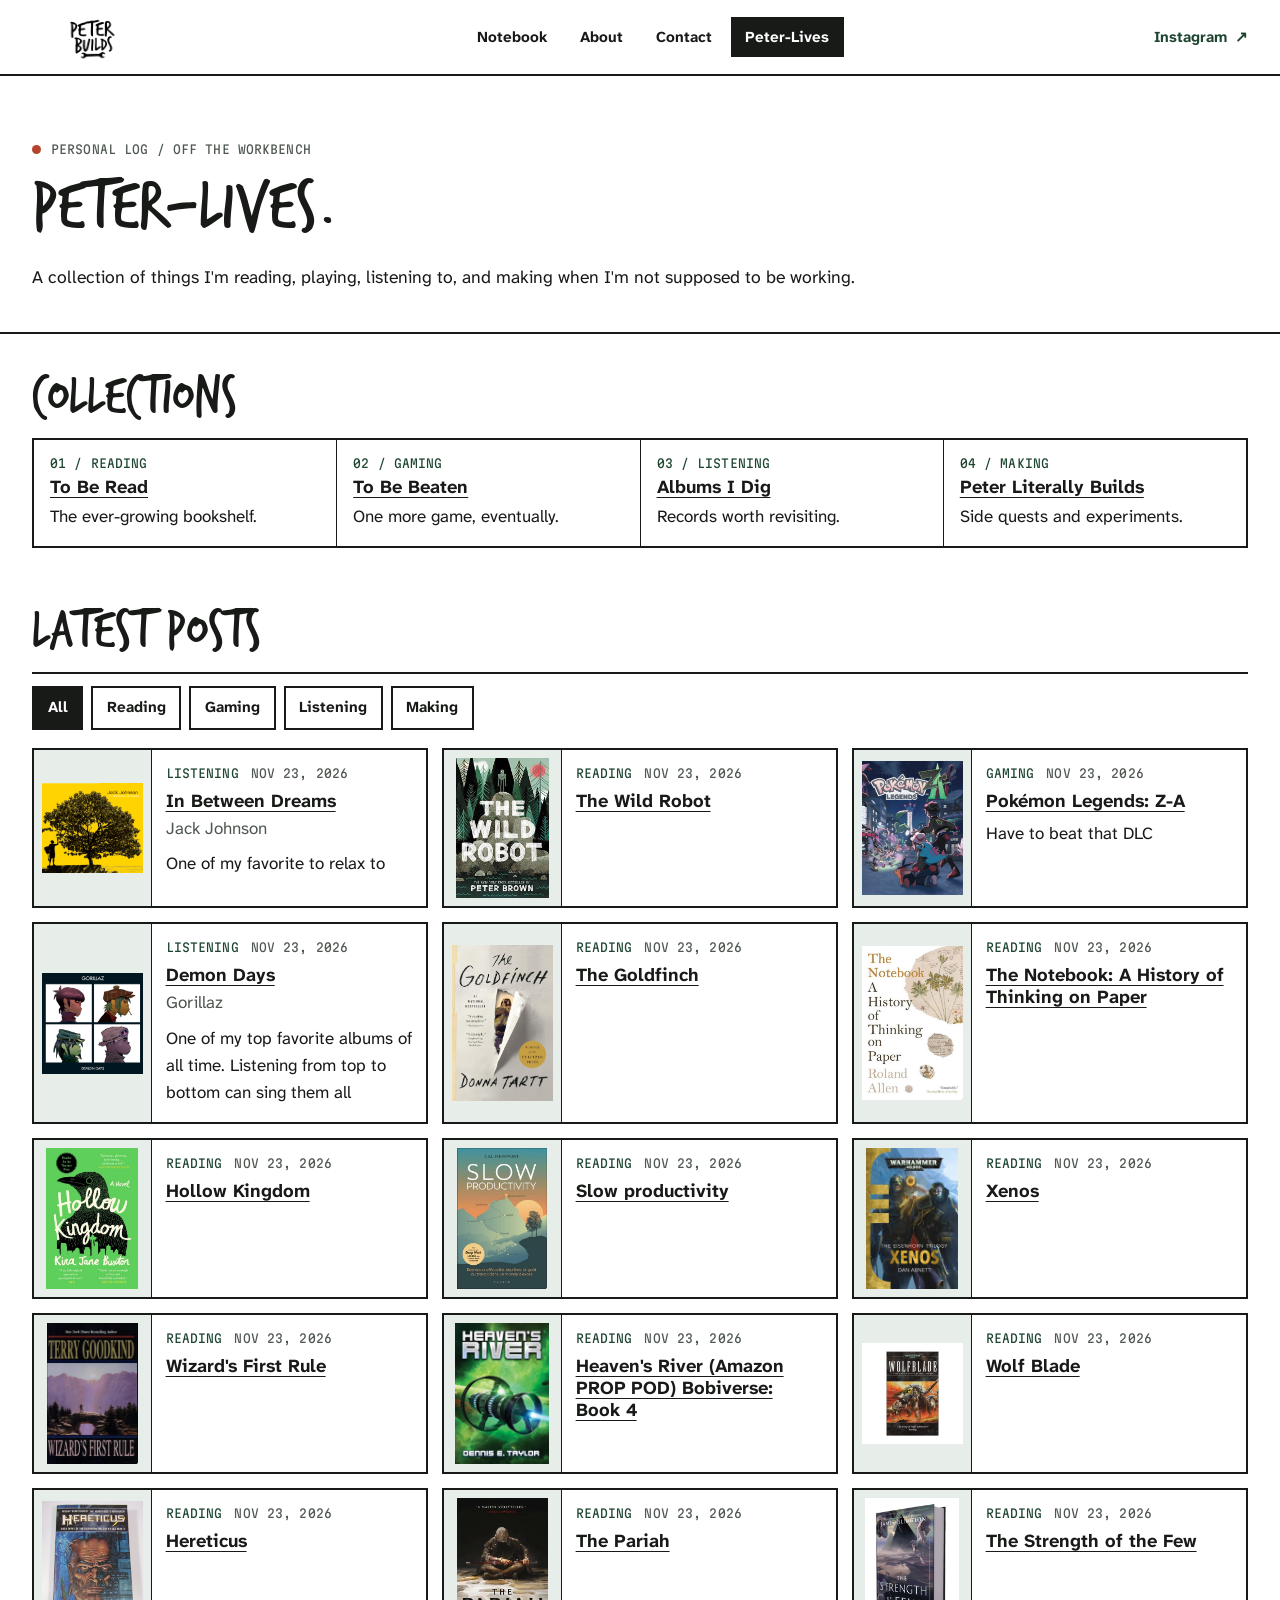
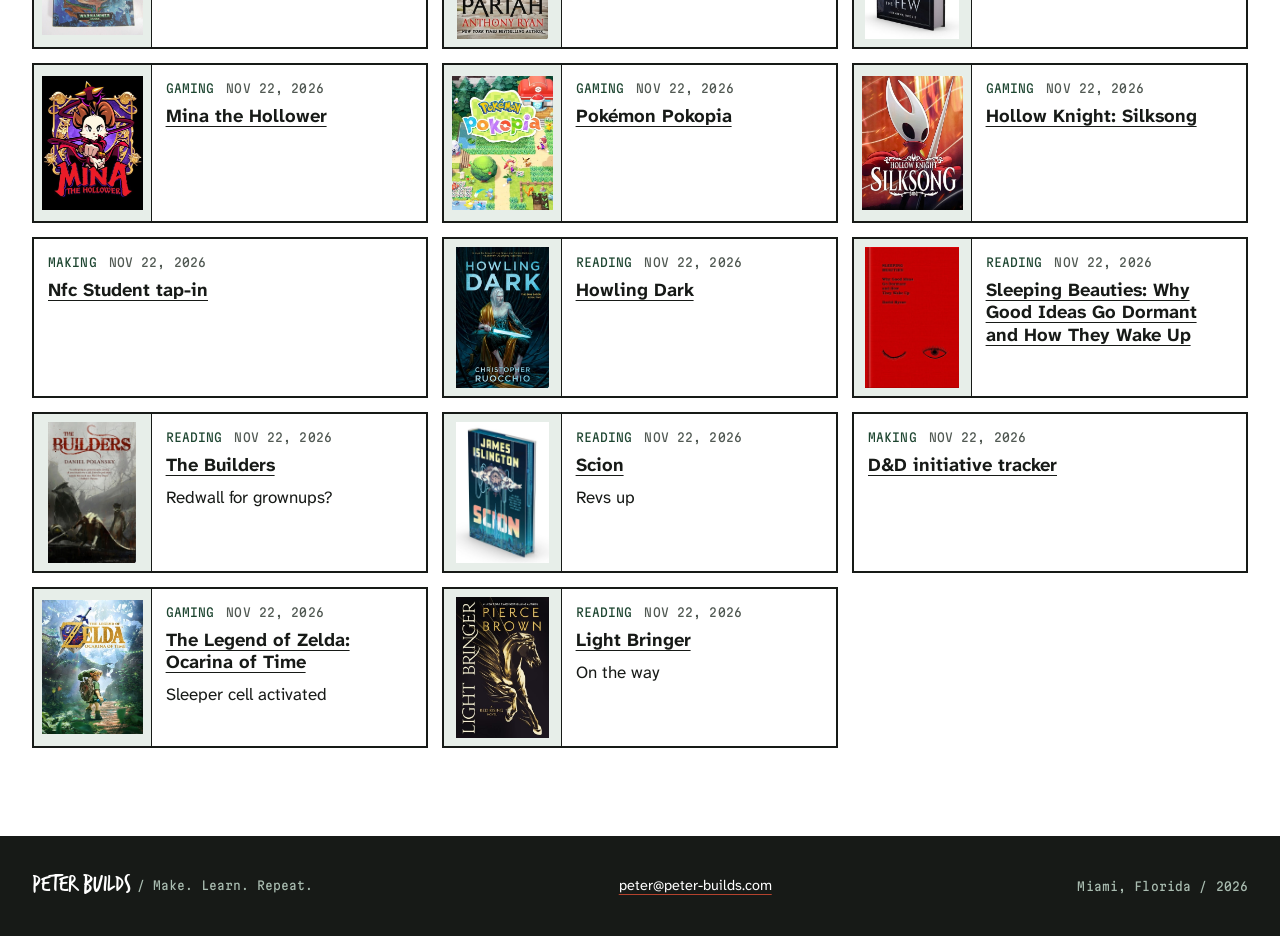
<file: peter-lives.html>
<!DOCTYPE html>
<html lang="en">
<head>
    <meta charset="UTF-8">
    <meta name="viewport" content="width=device-width, initial-scale=1.0">
    <meta name="description" content="What Peter is reading, playing, listening to, and making off the workbench.">
    <title>Peter-Lives | Peter Builds</title>
    <link rel="preconnect" href="https://fonts.googleapis.com">
    <link rel="preconnect" href="https://fonts.gstatic.com" crossorigin>
    <link href="https://fonts.googleapis.com/css2?family=Atkinson+Hyperlegible+Next:wght@400..800&family=Martian+Mono:wdth,wght@75..112.5,400..600&display=swap" rel="stylesheet">
    <link rel="stylesheet" href="styles.css">
    <script src="peter-lives.js" defer></script>
</head>
<body>
    <a class="skip-link" href="#main">Skip to content</a>
    <header class="site-header">
        <a class="brand" href="index.html" aria-label="Peter Builds home"><img src="assets/brand/IMG_2809.PNG" alt="Peter Builds"></a>
        <nav class="site-nav" aria-label="Main navigation">
            <a href="notebook.html">Notebook</a>
            <a href="about.html">About</a>
            <a href="contact.html">Contact</a>
            <a href="peter-lives.html" aria-current="page">Peter-Lives</a>
        </nav>
        <a class="header-social" href="https://www.instagram.com/peter_builds_/" target="_blank" rel="noopener noreferrer">Instagram <span aria-hidden="true">↗</span><span class="sr-only"> (opens in a new tab)</span></a>
    </header>
    <main id="main">
        <section class="page-heading" aria-labelledby="peter-lives-title">
            <div class="page-width">
                <p class="eyebrow"><span class="eyebrow-dot"></span> Personal log / Off the workbench</p>
                <h1 id="peter-lives-title">Peter-Lives.</h1>
                <p class="lives-intro">A collection of things I'm reading, playing, listening to, and making when I'm not supposed to be working.</p>
            </div>
        </section>
        <div class="page-width lives-content">
            <section aria-labelledby="lives-collections-title">
                <div class="section-heading"><h2 id="lives-collections-title">Collections</h2></div>
                <ul class="lives-collections">
                    <li>
                        <a href="https://www.thbk.me/@peter-builds/collections/2F4HwlSvjf6">
                            <span class="lives-label">01 / Reading</span>
                            <strong>To Be Read</strong>
                            <span>The ever-growing bookshelf.</span>
                        </a>
                    </li>
                    <li>
                        <a href="https://www.thbk.me/@peter-builds/collections/2F4IvQezxrs">
                            <span class="lives-label">02 / Gaming</span>
                            <strong>To Be Beaten</strong>
                            <span>One more game, eventually.</span>
                        </a>
                    </li>
                    <li>
                        <a href="https://www.thbk.me/@peter-builds/collections/2F4dU0yCJn6">
                            <span class="lives-label">03 / Listening</span>
                            <strong>Albums I Dig</strong>
                            <span>Records worth revisiting.</span>
                        </a>
                    </li>
                    <li>
                        <a href="https://www.thbk.me/@peter-builds/collections/2F4IwszLJQe">
                            <span class="lives-label">04 / Making</span>
                            <strong>Peter Literally Builds</strong>
                            <span>Side quests and experiments.</span>
                        </a>
                    </li>
                </ul>
            </section>
            <section class="lives-feed" aria-labelledby="lives-feed-title">
                <div class="section-heading"><h2 id="lives-feed-title">Latest posts</h2></div>
                <div class="lives-filters" role="group" aria-label="Filter posts by category" hidden>
                    <button type="button" data-category="all" aria-pressed="true">All</button>
                    <button type="button" data-category="reading" aria-pressed="false">Reading</button>
                    <button type="button" data-category="gaming" aria-pressed="false">Gaming</button>
                    <button type="button" data-category="listening" aria-pressed="false">Listening</button>
                    <button type="button" data-category="making" aria-pressed="false">Making</button>
                </div>
                <p class="lives-status" role="status"></p>
                <noscript><p class="lives-status">Open a collection above to browse the posts on ThingsBook.</p></noscript>
                <div class="lives-grid"></div>
            </section>
        </div>
    </main>
    <footer class="site-footer"><div class="page-width footer-inner"><a class="footer-brand" href="index.html">Peter Builds <span> / Make. Learn. Repeat.</span></a><a href="mailto:peter@peter-builds.com">peter@peter-builds.com</a><p>Miami, Florida / 2026</p></div></footer>
</body>
</html>
</file>
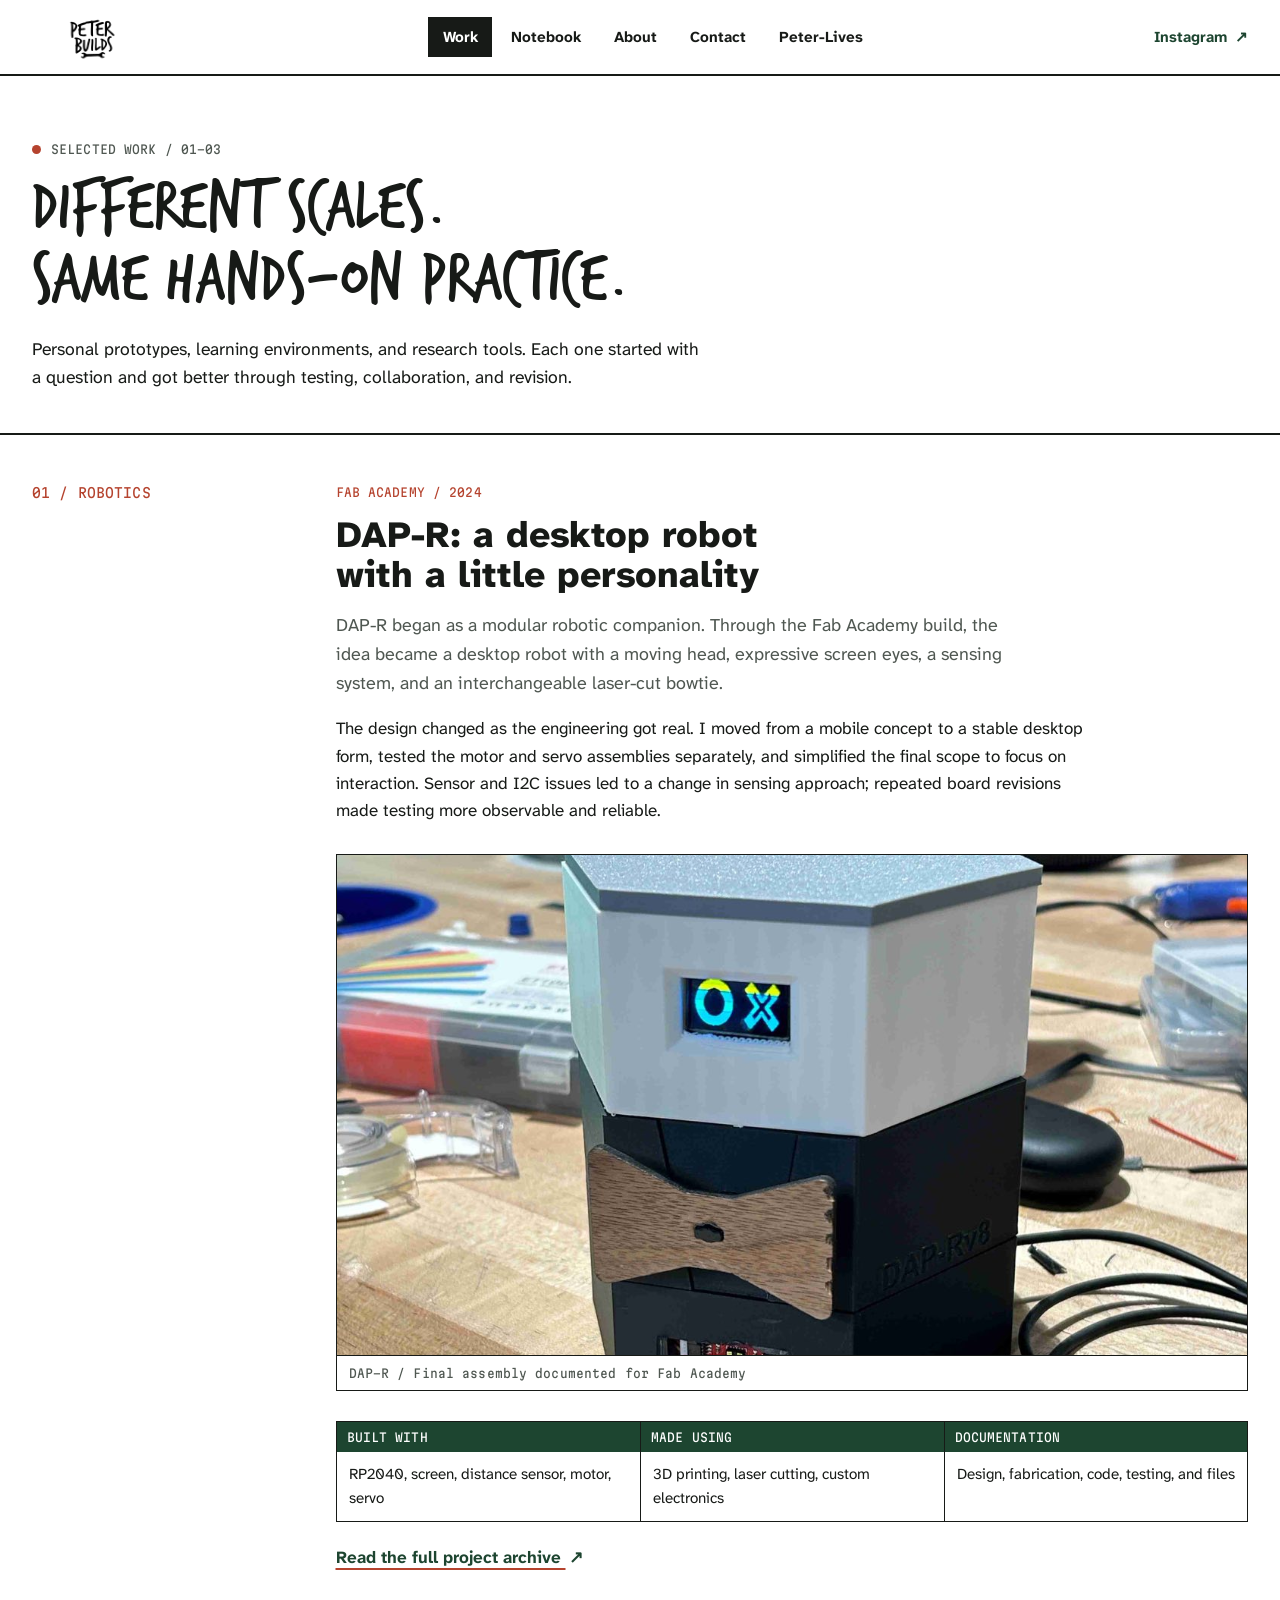
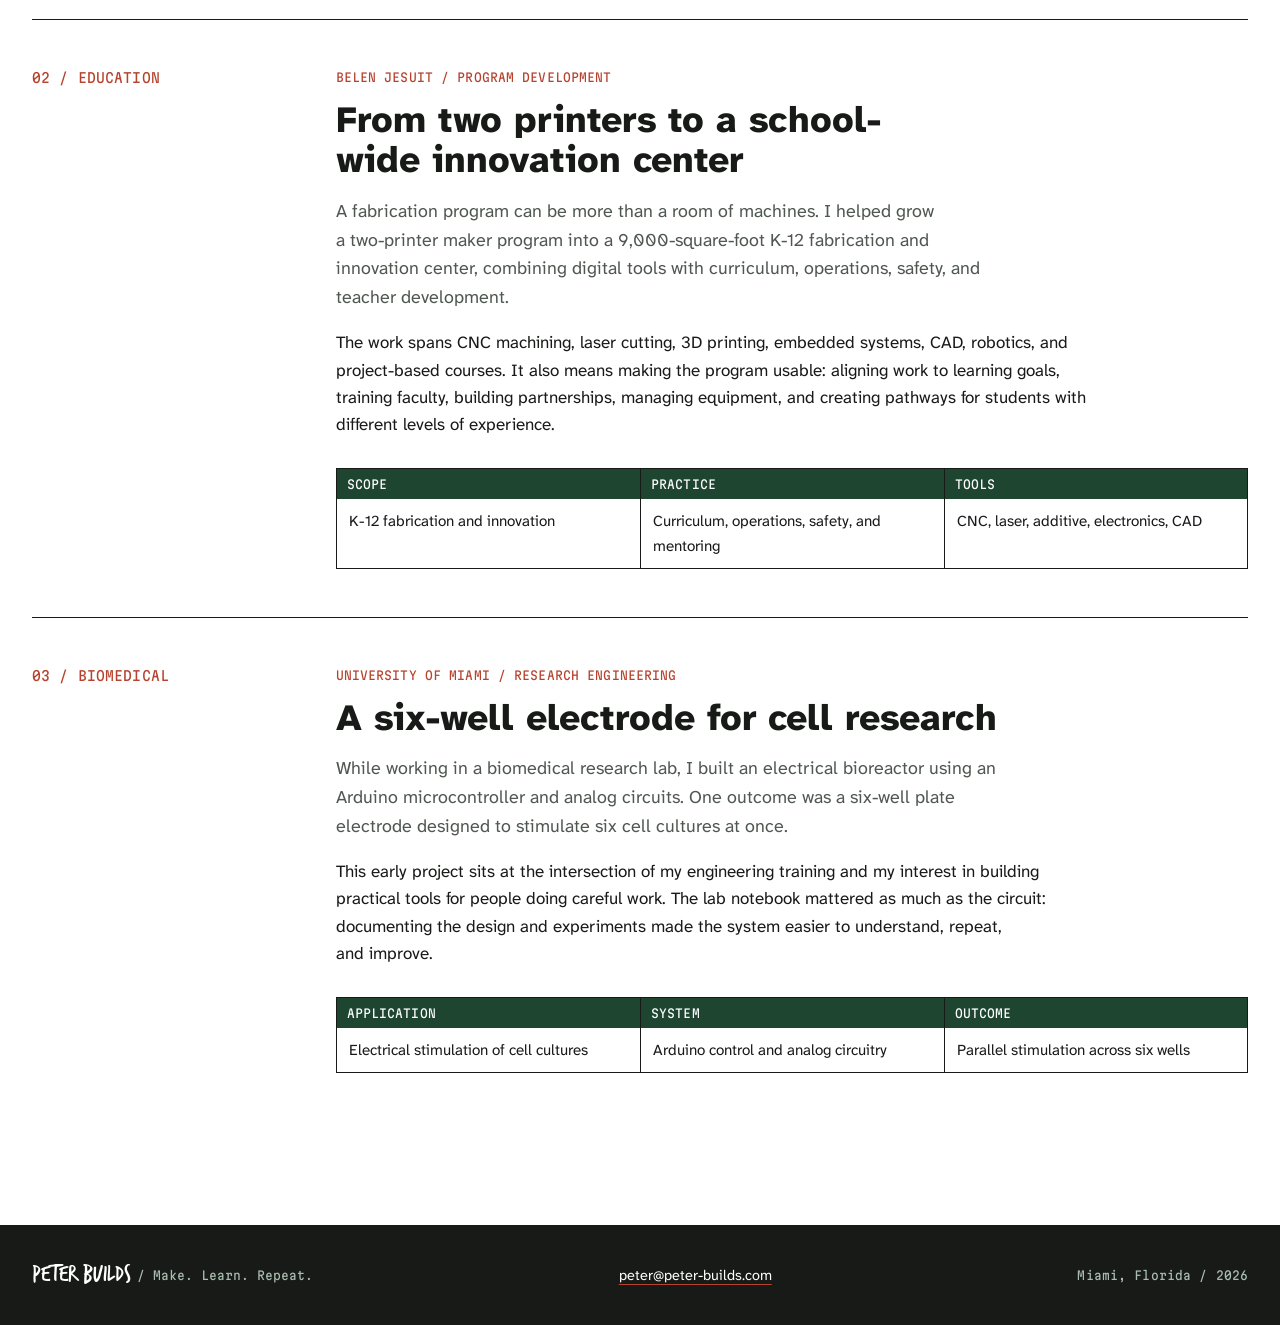
<file: projects.html>
<!DOCTYPE html>
<html lang="en">
<head>
    <meta charset="UTF-8">
    <meta name="viewport" content="width=device-width, initial-scale=1.0">
    <!-- Parked page: kept in the repo but unlinked and hidden from search until the project summary page is ready. -->
    <meta name="robots" content="noindex">
    <meta name="description" content="Selected robotics, biomedical engineering, and K-12 fabrication projects by Peter Perez.">
    <title>Selected Work | Peter Builds</title>
    <link rel="preconnect" href="https://fonts.googleapis.com">
    <link rel="preconnect" href="https://fonts.gstatic.com" crossorigin>
    <link href="https://fonts.googleapis.com/css2?family=Atkinson+Hyperlegible+Next:wght@400..800&family=Martian+Mono:wdth,wght@75..112.5,400..600&display=swap" rel="stylesheet">
    <link rel="stylesheet" href="styles.css">
</head>
<body>
    <a class="skip-link" href="#main">Skip to content</a>
    <header class="site-header">
        <a class="brand" href="index.html" aria-label="Peter Builds home"><img src="assets/brand/IMG_2809.PNG" alt="Peter Builds"></a>
        <nav class="site-nav" aria-label="Main navigation">
            <a href="projects.html" aria-current="page">Work</a><a href="notebook.html">Notebook</a><a href="about.html">About</a><a href="contact.html">Contact</a><a href="peter-lives.html">Peter-Lives</a>
        </nav>
        <a class="header-social" href="https://www.instagram.com/peter_builds_/" target="_blank" rel="noopener noreferrer">Instagram <span aria-hidden="true">↗</span></a>
    </header>
    <main id="main">
        <section class="page-heading">
            <div class="page-width">
                <p class="eyebrow"><span class="eyebrow-dot"></span> Selected work / 01-03</p>
                <h1>Different scales.<br>Same hands-on practice.</h1>
                <p>Personal prototypes, learning environments, and research tools. Each one started with a question and got better through testing, collaboration, and revision.</p>
            </div>
        </section>
        <section class="page-main page-width">
            <article class="project-entry" id="dap-r">
                <div class="project-index">01 / ROBOTICS</div>
                <div>
                    <p class="project-kicker">Fab Academy / 2024</p>
                    <h2>DAP-R: a desktop robot with a little personality</h2>
                    <p class="project-summary">DAP-R began as a modular robotic companion. Through the Fab Academy build, the idea became a desktop robot with a moving head, expressive screen eyes, a sensing system, and an interchangeable laser-cut bowtie.</p>
                    <p>The design changed as the engineering got real. I moved from a mobile concept to a stable desktop form, tested the motor and servo assemblies separately, and simplified the final scope to focus on interaction. Sensor and I2C issues led to a change in sensing approach; repeated board revisions made testing more observable and reliable.</p>
                    <figure class="project-image">
                        <img src="assets/fab-academy/dapr-final.jpg" alt="Completed DAP-R robot prototype" loading="lazy">
                        <figcaption>DAP-R / Final assembly documented for Fab Academy</figcaption>
                    </figure>
                    <dl class="project-facts">
                        <div><dt>Built with</dt><dd>RP2040, screen, distance sensor, motor, servo</dd></div>
                        <div><dt>Made using</dt><dd>3D printing, laser cutting, custom electronics</dd></div>
                        <div><dt>Documentation</dt><dd>Design, fabrication, code, testing, and files</dd></div>
                    </dl>
                    <a class="archive-link" href="https://fabacademy.org/2024/labs/hopelab/students/peter-perez/final-project.html" target="_blank" rel="noopener noreferrer">Read the full project archive <span aria-hidden="true">↗</span></a>
                </div>
            </article>
            <article class="project-entry" id="innovation-center">
                <div class="project-index">02 / EDUCATION</div>
                <div>
                    <p class="project-kicker">Belen Jesuit / Program development</p>
                    <h2>From two printers to a school-wide innovation center</h2>
                    <p class="project-summary">A fabrication program can be more than a room of machines. I helped grow a two-printer maker program into a 9,000-square-foot K-12 fabrication and innovation center, combining digital tools with curriculum, operations, safety, and teacher development.</p>
                    <p>The work spans CNC machining, laser cutting, 3D printing, embedded systems, CAD, robotics, and project-based courses. It also means making the program usable: aligning work to learning goals, training faculty, building partnerships, managing equipment, and creating pathways for students with different levels of experience.</p>
                    <dl class="project-facts">
                        <div><dt>Scope</dt><dd>K-12 fabrication and innovation</dd></div>
                        <div><dt>Practice</dt><dd>Curriculum, operations, safety, and mentoring</dd></div>
                        <div><dt>Tools</dt><dd>CNC, laser, additive, electronics, CAD</dd></div>
                    </dl>
                </div>
            </article>
            <article class="project-entry" id="bioreactor">
                <div class="project-index">03 / BIOMEDICAL</div>
                <div>
                    <p class="project-kicker">University of Miami / Research engineering</p>
                    <h2>A six-well electrode for cell research</h2>
                    <p class="project-summary">While working in a biomedical research lab, I built an electrical bioreactor using an Arduino microcontroller and analog circuits. One outcome was a six-well plate electrode designed to stimulate six cell cultures at once.</p>
                    <p>This early project sits at the intersection of my engineering training and my interest in building practical tools for people doing careful work. The lab notebook mattered as much as the circuit: documenting the design and experiments made the system easier to understand, repeat, and improve.</p>
                    <dl class="project-facts">
                        <div><dt>Application</dt><dd>Electrical stimulation of cell cultures</dd></div>
                        <div><dt>System</dt><dd>Arduino control and analog circuitry</dd></div>
                        <div><dt>Outcome</dt><dd>Parallel stimulation across six wells</dd></div>
                    </dl>
                </div>
            </article>
        </section>
    </main>
    <footer class="site-footer"><div class="page-width footer-inner"><a class="footer-brand" href="index.html">Peter Builds <span> / Make. Learn. Repeat.</span></a><a href="mailto:peter@peter-builds.com">peter@peter-builds.com</a><p>Miami, Florida / 2026</p></div></footer>
</body>
</html>
</file>
<file: styles.css>
/* ==========================================================================
   Peter Builds / The Build Manual
   Bright manual stock, two-color print (ink + forest), rust marks focus.
   ========================================================================== */

@font-face {
    font-family: 'TrashHand';
    src: url('assets/brand/trashhand/TrashHand.ttf') format('truetype');
    font-display: swap;
}

:root {
    color-scheme: light;
    --stock: #ffffff;
    --ink: #171a17;
    --forest: #1d4530;
    --forest-deep: #12301f;
    --forest-screen: #e7eee9;
    --forest-hair: #a9bcb0;
    --rust: #b5432e;
    --muted: #4f5751;
    --hair: #cdd3ce;
    --white: #ffffff;
    --display: 'TrashHand', 'Comic Sans MS', cursive;
    --sans: 'Atkinson Hyperlegible Next', 'Atkinson Hyperlegible', 'Avenir Next', sans-serif;
    --mono: 'Martian Mono', ui-monospace, 'SF Mono', Menlo, monospace;
    --ease-out: cubic-bezier(0.16, 1, 0.3, 1);
    --gutter: 32px;
    --rule: 2px solid var(--ink);
}

* { box-sizing: border-box; }
html { -webkit-text-size-adjust: 100%; text-size-adjust: 100%; }
body { overflow-wrap: break-word; }
/* Safari sizes grid tracks to an image's full pixel width unless children may shrink. */
.cover > *, .step-grid > *, .step-side > *, .featured-project > *, .notebook-callout > *,
.project-entry > *, .about-layout > *, .contact-layout > *, .missing-grid > *, .work-row > *,
.contact-link > *, .timeline-item > * { min-width: 0; }

html { scroll-behavior: smooth; scrollbar-color: var(--forest) var(--forest-screen); }

body {
    margin: 0;
    background: var(--stock);
    color: var(--ink);
    font-family: var(--sans);
    font-size: 17px;
    line-height: 1.6;
    caret-color: var(--rust);
    -webkit-text-size-adjust: 100%;
}

::selection { background: var(--forest); color: var(--white); }

img, video { display: block; max-width: 100%; height: auto; }
a { color: inherit; text-underline-offset: 4px; }
a:focus-visible, button:focus-visible, video:focus-visible { outline: 3px solid var(--rust); outline-offset: 3px; }
h1, h2, h3, p { margin-top: 0; }
h1, h2, h3 { line-height: 1.1; text-wrap: balance; }
p { text-wrap: pretty; }

/* Readout labels: the mono voice. Chosen signature; always 12px or larger. */
.eyebrow, .project-kicker, .work-number, .work-type, .entry-meta, .hero-location,
.timeline-date, .contact-label, .readout, .frame-caption, .project-index,
.project-facts dt, .project-image figcaption, .about-photo figcaption,
.entry-gallery figcaption, .footer-inner p, .key-hint {
    font-family: var(--mono);
    font-size: 0.75rem;
    font-variation-settings: 'wdth' 87.5;
    font-variant-numeric: tabular-nums;
    line-height: 1.5;
    letter-spacing: 0.01em;
}

/* Text for screen readers only, e.g. the new-tab cue on external links. */
.sr-only { position: absolute; width: 1px; height: 1px; margin: -1px; padding: 0; overflow: hidden; clip: rect(0 0 0 0); clip-path: inset(50%); white-space: nowrap; border: 0; }

.skip-link {
    position: absolute;
    top: 0.5rem;
    left: 0.5rem;
    z-index: 20;
    padding: 0.6rem 0.9rem;
    transform: translateY(-160%);
    background: var(--ink);
    color: var(--white);
}
.skip-link:focus { transform: translateY(0); }

.page-width { width: min(1240px, calc(100% - var(--gutter) * 2)); margin-inline: auto; }

/* ---------- Header: the manual's top rule ---------- */
.site-header {
    position: relative;
    z-index: 2;
    display: flex;
    min-height: 76px;
    align-items: center;
    justify-content: space-between;
    gap: 32px;
    padding: 8px max(var(--gutter), calc((100% - 1240px) / 2));
    border-bottom: var(--rule);
    background: var(--stock);
}
.brand { display: flex; width: 120px; height: 56px; align-items: center; }
.brand img { width: 100%; height: 100%; object-fit: contain; }
.site-nav { display: flex; align-items: center; gap: 4px; }
.site-nav a, .header-social { text-decoration: none; font-size: 0.95rem; font-weight: 700; }
.site-nav a { padding: 0.45rem 0.85rem; border: 1px solid transparent; transition: border-color 160ms ease, background 160ms ease; }
.site-nav a:hover { border-color: var(--ink); }
.site-nav a[aria-current="page"] { background: var(--ink); color: var(--white); }
.header-social { color: var(--forest); white-space: nowrap; }
.header-social span, .button span, .text-link span, .archive-link span, .notebook-source span { display: inline-block; margin-left: 0.2rem; }

/* ---------- Shared controls ---------- */
.eyebrow { display: flex; align-items: center; gap: 10px; margin: 0 0 16px; color: var(--muted); text-transform: uppercase; }
.eyebrow-dot { width: 9px; height: 9px; border-radius: 50%; background: var(--rust); flex: none; }

.button {
    display: inline-flex;
    min-height: 48px;
    align-items: center;
    justify-content: center;
    padding: 0.7rem 1.1rem;
    border: var(--rule);
    text-decoration: none;
    font-size: 0.95rem;
    font-weight: 700;
    transition: background 160ms ease, color 160ms ease, transform 160ms var(--ease-out);
}
.button:hover { transform: translateY(-2px); }
.button:active { transform: translateY(0); }
.button-dark { background: var(--ink); color: var(--white); }
.button-dark:hover { background: var(--forest); border-color: var(--forest); }
.button-outline { background: var(--stock); color: var(--ink); }
.button-outline:hover { background: var(--forest-screen); }
.text-link { text-decoration-color: var(--rust); text-decoration-thickness: 2px; text-underline-offset: 5px; font-size: 0.95rem; font-weight: 700; }
.text-link:hover { color: var(--forest); }

/* ==========================================================================
   HOME / cover strip + latest step
   ========================================================================== */
.cover {
    display: grid;
    grid-template-columns: minmax(0, 1.25fr) minmax(0, 1fr);
    align-items: end;
    gap: 24px 56px;
    padding: 36px 28px 24px;
    border: var(--rule);
    border-bottom: 0;
}
.cover-section { padding-top: 32px; }
.cover h1 {
    margin: 0;
    font-family: var(--display);
    font-size: clamp(3rem, 6.4vw, 5.75rem);
    font-weight: 400;
    line-height: 0.95;
}
.cover h1 em { color: var(--forest); font-style: normal; }
.cover-side { padding-bottom: 6px; }
.hero-intro { max-width: 470px; margin-bottom: 20px; font-size: 1.1rem; line-height: 1.55; }
.hero-actions { display: flex; flex-wrap: wrap; align-items: center; gap: 22px; }
.hero-location { margin: 18px 0 0; color: var(--muted); }
.hero-intro:last-child, .cover-side .hero-actions:last-child { margin-bottom: 0; }
.hero-location span { padding-inline: 4px; color: var(--rust); }

/* The step panel: one page of the manual */
.step-panel { border: var(--rule); background: var(--stock); margin-bottom: 72px; }
.readout {
    display: flex;
    flex-wrap: wrap;
    align-items: center;
    gap: 0;
    margin: 0;
    border-bottom: var(--rule);
    text-transform: uppercase;
}
.readout > span { padding: 9px 14px; border-right: 1px solid var(--ink); }
.readout > span:last-child { border-right: 0; }
.readout .is-focus { display: inline-flex; align-items: center; gap: 8px; background: var(--rust); color: var(--white); }
.readout .is-focus::before { content: ''; width: 8px; height: 8px; border-radius: 50%; background: var(--white); }

.step-grid {
    display: grid;
    grid-template-columns: 190px minmax(0, 1fr) minmax(280px, 340px);
}
.step-number {
    display: flex;
    flex-direction: column;
    justify-content: flex-start;
    gap: 12px;
    padding: 18px 18px 14px;
    border-right: var(--rule);
}
.step-number .readout-label { font-family: var(--mono); font-size: 0.75rem; font-variation-settings: 'wdth' 87.5; text-transform: uppercase; color: var(--muted); }
.numeral {
    margin: 0;
    color: var(--rust);
    font-family: var(--display);
    font-size: 11rem;
    line-height: 0.8;
    letter-spacing: -0.02em;
}

/* Photo frames: fixed ratio, edge codes on the margin */
.frame { position: relative; margin: 0; }
.frame-media { position: relative; aspect-ratio: 16 / 9; overflow: hidden; background: var(--forest-screen); }
.frame-media img { width: 100%; height: 100%; object-fit: cover; }
.frame-caption { display: flex; justify-content: space-between; gap: 12px; padding: 8px 14px; border-top: 1px solid var(--ink); color: var(--muted); }
.frame-caption b { color: var(--ink); font-weight: 500; }
.step-grid > .frame { border-right: var(--rule); display: flex; flex-direction: column; }
.step-grid > .frame .frame-caption { margin-top: auto; }

/* A photo borrowed from an earlier step: inset on forest screen, callouts off, tagged. */
.frame.is-borrowed { background: var(--forest-screen); }
.frame.is-borrowed .frame-media { margin: 28px 36px 18px; border: 1px solid var(--ink); }
.frame.is-borrowed .callouts { display: none; }
.frame.is-borrowed .frame-caption { background: var(--stock); }
.frame.is-borrowed .frame-caption b { padding: 1px 8px; border: 2px solid var(--rust); color: var(--rust); text-transform: uppercase; white-space: nowrap; }

/* Leader-line callouts, positioned by --x / --y on the photo */
.callouts { position: absolute; inset: 0; margin: 0; padding: 0; list-style: none; pointer-events: none; }
.callouts li {
    position: absolute;
    left: var(--x);
    top: var(--y);
    width: 0;
    height: 0;
}
.callouts li::before {
    content: '';
    position: absolute;
    left: -7px;
    top: -7px;
    width: 14px;
    height: 14px;
    border: 3px solid var(--white);
    border-radius: 50%;
    background: var(--rust);
    outline: 1px solid var(--ink);
}
.callouts li::after {
    content: '';
    position: absolute;
    top: -1px;
    left: 7px;
    width: var(--len, 44px);
    height: 2px;
    background: var(--white);
    outline: 1px solid var(--ink);
    transform-origin: left center;
}
.callouts li span {
    position: absolute;
    top: -15px;
    left: calc(var(--len, 44px) + 7px);
    padding: 5px 8px;
    border: 2px solid var(--ink);
    background: var(--white);
    color: var(--ink);
    font-family: var(--mono);
    font-size: 0.75rem;
    font-variation-settings: 'wdth' 87.5;
    line-height: 1.2;
    text-transform: uppercase;
    white-space: nowrap;
}
.callouts li[data-side="left"]::after { left: auto; right: 7px; transform-origin: right center; }
.callouts li[data-side="left"] span { left: auto; right: calc(var(--len, 44px) + 7px); }

.step-side { display: flex; flex-direction: column; padding: 18px 20px 20px; }
.step-side h2 { margin-bottom: 18px; font-size: 1.45rem; font-weight: 700; line-height: 1.2; }
.step-side .step-link { margin-top: auto; align-self: flex-start; }

.box { margin-bottom: 16px; border: 1px solid var(--ink); }
.box h3 {
    margin: 0;
    padding: 6px 10px;
    background: var(--forest);
    color: var(--white);
    font-family: var(--mono);
    font-size: 0.75rem;
    font-variation-settings: 'wdth' 87.5;
    font-weight: 500;
    text-transform: uppercase;
}
.box p, .box ul { margin: 0; padding: 10px 12px; }
.box ul { list-style: none; display: flex; flex-wrap: wrap; gap: 6px; }
.box li { padding: 3px 8px; background: var(--forest-screen); font-size: 0.9rem; font-weight: 700; }
.box-takeaway p { font-size: 1.05rem; font-weight: 700; line-height: 1.4; }

.pending { display: inline-block; padding: 2px 8px; border: 2px solid var(--rust); color: var(--rust); font-family: var(--mono); font-size: 0.85rem; font-variation-settings: 'wdth' 87.5; letter-spacing: 0.08em; }

/* Practice strip: section tabs */
.practice-band { border-block: var(--rule); background: var(--forest); color: var(--white); }
.practice-items { display: grid; grid-template-columns: repeat(4, 1fr); }
.practice-items span { padding: 18px 16px; border-left: 1px solid var(--forest-hair); font-size: 0.95rem; font-weight: 700; }
.practice-items span:last-child { border-right: 1px solid var(--forest-hair); }

/* Contents page: selected work */
.section { padding-block: 88px; }
.section-heading { display: flex; align-items: end; justify-content: space-between; gap: 24px; padding-bottom: 18px; border-bottom: var(--rule); }
.section-heading .eyebrow { margin-bottom: 8px; }
.section-heading h2, .page-heading h1, .notebook-callout h2, .about-copy h2, .contact-copy h2 {
    margin-bottom: 0;
    font-family: var(--display);
    font-size: 3.6rem;
    font-weight: 400;
    line-height: 1;
}

/* Contents entry with a figure plate: the first project carries its photo, like a manual's contents page. */
.featured-project {
    display: grid;
    grid-template-columns: minmax(0, 1fr) minmax(280px, 400px);
    grid-template-areas: "copy plate";
    gap: 40px;
    padding-block: 32px;
    border-bottom: 1px solid var(--ink);
    color: var(--ink);
    text-decoration: none;
}
.featured-project > img { grid-area: plate; width: 100%; aspect-ratio: 4 / 3; object-fit: cover; object-position: center 45%; border: var(--rule); }
.featured-project-copy { grid-area: copy; display: flex; flex-direction: column; align-items: flex-start; justify-content: center; }
.project-kicker { margin-bottom: 14px; color: var(--rust); text-transform: uppercase; }
.featured-project h3 { margin-bottom: 14px; font-size: 2.4rem; font-weight: 800; line-height: 1.05; }
.featured-project-copy > p:not(.project-kicker) { max-width: 46ch; color: var(--muted); font-size: 1.1rem; }
.featured-project-copy .text-link { margin-top: 8px; }
.featured-project:hover h3 { color: var(--forest); }

.work-list { margin: 0; }
.work-row {
    display: grid;
    grid-template-columns: 72px auto minmax(24px, 1fr) auto 28px;
    align-items: baseline;
    gap: 14px;
    padding-block: 22px;
    border-bottom: 1px solid var(--ink);
    text-decoration: none;
}
.work-row::after {
    content: '';
    grid-column: 3;
    grid-row: 1;
    align-self: center;
    border-bottom: 2px dotted var(--forest-hair);
}
.work-number { grid-column: 1; color: var(--rust); font-size: 0.85rem; }
.work-title { grid-column: 2; font-size: 1.35rem; font-weight: 800; line-height: 1.2; transition: color 160ms ease; }
.work-type { grid-column: 4; color: var(--muted); }
.row-arrow { grid-column: 5; color: var(--forest); font-size: 1.2rem; text-align: right; }
.work-row:hover .work-title { color: var(--forest); }

/* How to read a step: entry anatomy */
.notebook-band { padding-block: 72px; border-top: var(--rule); background: var(--forest-screen); }
.notebook-callout { display: grid; grid-template-columns: minmax(0, 0.9fr) minmax(0, 1.1fr); align-items: center; gap: 56px; }
.notebook-callout h2 { margin-bottom: 14px; font-size: 3rem; }
.notebook-callout p:not(.eyebrow) { max-width: 520px; margin-bottom: 24px; color: var(--muted); }
.anatomy { position: relative; padding: 18px; border: var(--rule); background: var(--stock); }
.anatomy-row { display: grid; grid-template-columns: repeat(3, 1fr); gap: 10px; }
.anatomy-title { height: 18px; margin: 6px 0 14px; width: 72%; background: var(--ink); }
.anatomy-lead { display: grid; gap: 7px; margin-bottom: 16px; }
.anatomy-lead i { display: block; height: 7px; background: var(--hair); }
.anatomy-lead i:last-child { width: 58%; }
.anatomy-field { border: 1px solid var(--ink); }
.anatomy-field b { display: block; padding: 5px 8px; background: var(--forest); color: var(--white); font-family: var(--mono); font-size: 0.75rem; font-variation-settings: 'wdth' 87.5; font-weight: 500; text-transform: uppercase; }
.anatomy-field i { display: block; height: 6px; margin: 9px 8px; background: var(--hair); }
.anatomy-field i + i { width: 60%; margin-top: 0; }
.anatomy-field.is-focus b { background: var(--rust); }
.anatomy-photos { display: grid; grid-template-columns: 1fr 1fr; gap: 10px; margin-top: 12px; }
.anatomy-photos i { display: block; aspect-ratio: 16 / 9; border: 1px solid var(--ink); background: var(--forest-screen); }
.anatomy-step { position: absolute; top: -2px; right: -2px; padding: 4px 12px; background: var(--ink); color: var(--white); font-family: var(--display); font-size: 1.6rem; line-height: 1.2; }

/* ---------- Footer: back cover ---------- */
.site-footer { background: var(--ink); color: var(--white); }
.footer-inner { display: flex; min-height: 100px; align-items: center; justify-content: space-between; gap: 24px; }
.footer-inner p { margin: 0; color: var(--forest-hair); }
.footer-inner a { padding-block: 6px; color: var(--white); text-decoration-color: var(--rust); text-underline-offset: 4px; font-size: 0.9rem; }
.footer-brand { font-family: var(--display); font-size: 1.6rem !important; text-decoration: none; }
.footer-brand span { color: var(--forest-hair); font-family: var(--mono); font-size: 0.75rem; font-variation-settings: 'wdth' 87.5; }

/* ==========================================================================
   Inner pages: chapter openers
   ========================================================================== */
.page-heading { padding-block: 64px 40px; border-bottom: var(--rule); }
.page-heading h1 { max-width: 880px; font-size: 4.6rem; line-height: 0.98; }
.page-heading .eyebrow { margin-bottom: 14px; }
.page-heading > .page-width > p:not(.eyebrow):not(.key-hint) { max-width: 680px; margin: 20px 0 0; font-size: 1.1rem; }
.page-main { padding-block: 0 104px; }

.project-entry { display: grid; grid-template-columns: 0.28fr 1fr; gap: 48px; padding-block: 48px; border-top: 1px solid var(--ink); scroll-margin-top: 24px; }
.project-entry:first-child { border-top: 0; }
.project-index { color: var(--rust); font-size: 0.85rem; text-transform: uppercase; }
.project-entry h2 { max-width: 760px; margin-bottom: 16px; font-size: 2.3rem; font-weight: 800; line-height: 1.1; }
.project-entry .project-summary { max-width: 690px; color: var(--muted); font-size: 1.12rem; }
.project-entry p { max-width: 760px; }
.project-facts { display: grid; grid-template-columns: repeat(3, 1fr); margin: 30px 0 0; border: 1px solid var(--ink); }
.project-facts div { border-left: 1px solid var(--ink); }
.project-facts div:first-child { border-left: 0; }
.project-facts dt { padding: 6px 10px; background: var(--forest); color: var(--white); text-transform: uppercase; }
.project-facts dd { margin: 0; padding: 10px 12px; font-size: 0.95rem; }
.project-image { margin: 30px 0 0; border: 1px solid var(--ink); }
.project-image img { width: 100%; max-height: 500px; object-fit: cover; object-position: center; }
.project-image figcaption { padding: 8px 12px; border-top: 1px solid var(--ink); color: var(--muted); }
.archive-link, .notebook-source { display: inline-block; margin-top: 22px; color: var(--forest); font-weight: 700; text-decoration-color: var(--rust); text-decoration-thickness: 2px; text-underline-offset: 5px; }

.about-layout { display: grid; grid-template-columns: 0.8fr 1.2fr; gap: 7%; padding-block: 60px 110px; }
.about-photo { position: sticky; top: 24px; align-self: start; margin: 0; border: var(--rule); }
.about-photo img { width: 100%; max-height: 540px; object-fit: cover; object-position: center; }
.about-photo figcaption { padding: 8px 12px; border-top: var(--rule); color: var(--muted); }
.about-copy h2 { margin-bottom: 18px; font-size: 3.1rem; }
.about-copy p { max-width: 68ch; }
.about-copy .lead { font-size: 1.2rem; }
.about-aside { margin: 32px 0; padding: 20px 24px; border: var(--rule); background: var(--forest-screen); font-size: 1.5rem; font-weight: 800; line-height: 1.3; }
.timeline { margin-top: 42px; }
.timeline h3 { margin-bottom: 16px; font-family: var(--display); font-size: 2rem; font-weight: 400; }
.timeline-item { display: grid; grid-template-columns: 130px 1fr; gap: 16px; padding-block: 14px; border-top: 1px solid var(--ink); }
.timeline-date { color: var(--rust); }
.timeline-item strong { display: block; margin-bottom: 3px; }
.timeline-item p { margin-bottom: 0; color: var(--muted); font-size: 0.95rem; }

.contact-layout { display: grid; grid-template-columns: 0.85fr 1.15fr; gap: 8%; padding-block: 70px 120px; }
.contact-copy h2 { max-width: 480px; margin-bottom: 20px; font-size: 3.4rem; }
.contact-copy > p { max-width: 440px; color: var(--muted); }
.contact-links { border-top: var(--rule); }
.contact-link { display: grid; grid-template-columns: 120px 1fr 24px; align-items: center; gap: 16px; min-height: 78px; border-bottom: 1px solid var(--ink); text-decoration: none; }
.contact-link:hover .contact-value { color: var(--forest); }
.contact-label { color: var(--muted); text-transform: uppercase; }
.contact-value { overflow-wrap: anywhere; font-size: 1.15rem; font-weight: 700; transition: color 160ms ease; }
.contact-arrow { color: var(--rust); }

/* 404: a missing step */
.missing { min-height: calc(100vh - 176px); padding-block: 64px 96px; }
.missing-panel { margin-bottom: 0; }
.missing-grid { display: grid; grid-template-columns: 190px minmax(0, 1fr); }
.missing-copy { padding: 28px 32px 32px; }
.missing-copy h1 { max-width: 14ch; margin-bottom: 16px; font-family: var(--display); font-size: 4rem; font-weight: 400; line-height: 0.98; }
.missing-copy p { max-width: 52ch; margin-bottom: 24px; font-size: 1.1rem; }
@media (max-width: 620px) {
    .missing { padding-block: 32px 64px; }
    .missing-grid { grid-template-columns: minmax(0, 1fr); }
    .missing-copy { padding: 18px 16px 22px; }
    .missing-copy h1 { font-size: 2.8rem; }
}

/* ==========================================================================
   NOTEBOOK / numbered steps
   ========================================================================== */
.step-index { display: none; margin-top: 32px; border: var(--rule); }
.step-index.is-ready { display: grid; grid-template-columns: repeat(auto-fit, minmax(260px, 1fr)); }
.step-index section { padding: 14px 16px 16px; border-right: 1px solid var(--ink); }
.step-index section:last-child { border-right: 0; }
.step-index h2 { margin: 0 0 10px; font-family: var(--mono); font-size: 0.75rem; font-variation-settings: 'wdth' 87.5; font-weight: 500; text-transform: uppercase; color: var(--muted); }
.step-index h2 b { color: var(--ink); font-weight: 600; }
.step-index ol { display: flex; flex-wrap: wrap; gap: 6px; margin: 0; padding: 0; list-style: none; }
.step-index a { display: grid; min-width: 46px; min-height: 46px; place-content: center; border: 2px solid var(--ink); font-family: var(--display); font-size: 1.5rem; line-height: 1; text-decoration: none; transition: background 160ms ease, color 160ms ease; }
.step-index a:hover { background: var(--forest); border-color: var(--forest); color: var(--white); }
.step-index a.is-latest { background: var(--rust); border-color: var(--rust); color: var(--white); }
.key-hint { margin: 12px 0 0; color: var(--muted); }
@media (hover: none), (pointer: coarse) { .key-hint { display: none; } }
.step-toggle { display: none; }
.key-hint kbd { display: inline-block; min-width: 22px; padding: 1px 6px; border: 1px solid var(--ink); border-bottom-width: 2px; font-family: inherit; text-align: center; }

.notebook-list { padding-block: 40px 100px; }
.notebook-entry {
    display: grid;
    grid-template-columns: 200px minmax(0, 1fr);
    margin-bottom: 40px;
    border: var(--rule);
    scroll-margin-top: 20px;
}
.notebook-entry > .entry-meta {
    position: sticky;
    top: 0;
    align-self: start;
    padding: 16px 16px 20px;
    color: var(--forest);
    text-transform: uppercase;
}
.notebook-entry > .entry-meta span { display: block; margin-top: 6px; color: var(--muted); }
.step-code { display: inline-block; margin-top: 16px; padding: 2px 8px; background: var(--ink); color: var(--white); font-weight: 500; }
.notebook-entry.is-latest .step-code, .notebook-entry:target .step-code { background: var(--rust); }.notebook-entry[data-step] > .entry-meta::after {
    content: attr(data-step-label);
    display: block;
    margin-top: 14px;
    color: var(--forest);
    font-family: var(--display);
    font-size: 7.5rem;
    font-variation-settings: normal;
    line-height: 0.8;
    letter-spacing: -0.02em;
}
.notebook-entry.is-latest > .entry-meta::after, .notebook-entry:target > .entry-meta::after { color: var(--rust); }
.notebook-entry.is-latest, .notebook-entry:target { border-color: var(--ink); }
.notebook-entry:target { outline: 4px solid var(--rust); outline-offset: 4px; }
.notebook-entry > div:not(.entry-meta) { padding: 22px 26px 26px; border-left: var(--rule); }
.notebook-entry h2 { max-width: 760px; margin-bottom: 14px; font-size: 1.85rem; font-weight: 800; line-height: 1.15; }
.notebook-entry .entry-lead { max-width: 72ch; margin-bottom: 22px; font-size: 1.05rem; }
.entry-parts { display: flex; flex-wrap: wrap; gap: 6px; margin: 0 0 22px; padding: 0; list-style: none; }
.entry-parts::before { content: 'Parts'; align-self: center; margin-right: 6px; color: var(--forest); font-family: var(--mono); font-size: 0.75rem; font-variation-settings: 'wdth' 87.5; text-transform: uppercase; }
.entry-parts li { padding: 3px 9px; background: var(--forest-screen); font-size: 0.9rem; font-weight: 700; }
.entry-notes { display: grid; grid-template-columns: repeat(3, 1fr); border: 1px solid var(--ink); }
.entry-notes > div { border-left: 1px solid var(--ink); }
.entry-notes > div:first-child { border-left: 0; }
.entry-notes h3 { margin: 0; padding: 6px 10px; background: var(--forest); color: var(--white); font-family: var(--mono); font-size: 0.75rem; font-variation-settings: 'wdth' 87.5; font-weight: 500; text-transform: uppercase; }
.entry-notes > div:last-child h3 { background: var(--ink); }
.entry-notes p { margin: 0; padding: 10px 12px 12px; font-size: 0.97rem; }
.entry-notes > div:last-child p { font-weight: 700; font-size: 1.02rem; }

.entry-gallery { display: grid; grid-template-columns: repeat(2, minmax(0, 1fr)); gap: 16px; margin-top: 24px; }
.entry-gallery:empty, .entry-gallery:not(:has(figure)) { display: none; }
.entry-gallery-single { grid-template-columns: minmax(0, 0.72fr); }
.entry-gallery figure { position: relative; min-width: 0; margin: 0; border: 1px solid var(--ink); }
.entry-gallery:not(:has(figure[data-lead])) figure:last-child:nth-child(odd):not(:only-child) { grid-column: 1 / -1; }
.entry-gallery:not(:has(figure[data-lead])) figure:last-child:nth-child(odd):not(:only-child) img { aspect-ratio: 21 / 9; }
.entry-gallery figure[data-lead] { grid-column: 1 / -1; }
.entry-gallery img,
.entry-gallery video { width: 100%; aspect-ratio: 4 / 3; background: var(--forest-screen); object-fit: cover; display: block; }
.entry-gallery figure[data-lead] img { aspect-ratio: 16 / 9; }
.entry-gallery .frame-media { aspect-ratio: auto; }
.entry-gallery figcaption { display: flex; gap: 10px; padding: 7px 10px; border-top: 1px solid var(--ink); color: var(--muted); }
.entry-gallery figure[data-edge] figcaption::before { content: attr(data-edge); color: var(--rust); white-space: nowrap; }
/* A gallery file that can't be found: an empty labelled frame with the path, set by manual.js. */
.entry-gallery figure.is-missing > img, .entry-gallery figure.is-missing > video, .entry-gallery figure.is-missing > .frame-media { display: none; }
.media-missing { display: grid; align-content: center; justify-items: start; gap: 8px; aspect-ratio: 4 / 3; margin: 0; padding: 18px; background: var(--forest-screen); }
.entry-gallery figure[data-lead] .media-missing { aspect-ratio: 16 / 9; }
.media-missing b { padding: 2px 8px; border: 2px solid var(--rust); color: var(--rust); font: 600 0.75rem/1.4 var(--mono); font-variation-settings: 'wdth' 87.5; letter-spacing: 0.04em; text-transform: uppercase; }
.media-missing code { color: var(--muted); font: 0.75rem/1.5 var(--mono); overflow-wrap: anywhere; }

/* ---------- Motion: the callouts draw in once ---------- */
@media (prefers-reduced-motion: no-preference) {
    .step-panel .callouts li::after { animation: draw 520ms var(--ease-out) both; animation-delay: calc(120ms + var(--i, 0) * 90ms); }
}
@keyframes draw { from { transform: scaleX(0.15); } to { transform: scaleX(1); } }

/* ==========================================================================
   Responsive
   ========================================================================== */
@media (max-width: 1080px) {
    .step-grid { grid-template-columns: 150px minmax(0, 1fr); }
    .step-grid > .frame { border-right: 0; }
    .step-side { grid-column: 1 / -1; border-top: var(--rule); display: grid; grid-template-columns: minmax(0, 1fr) minmax(0, 1fr); gap: 0 20px; }
    .step-side h2 { grid-column: 1 / -1; }
    .step-side .step-link { grid-column: 1 / -1; margin-top: 4px; }
    .numeral { font-size: 8.5rem; }
}

@media (max-width: 900px) {
    :root { --gutter: 20px; }
    .site-header { flex-wrap: wrap; gap: 8px 24px; }
    .site-nav { order: 3; width: 100%; justify-content: space-between; }
    .cover { grid-template-columns: minmax(0, 1fr); align-items: start; }
    .practice-items { grid-template-columns: 1fr 1fr; }
    .practice-items span { border-top: 1px solid var(--forest-hair); }
    .featured-project { grid-template-columns: minmax(0, 1fr); grid-template-areas: "plate" "copy"; gap: 22px; }
    .notebook-callout { grid-template-columns: minmax(0, 1fr); gap: 32px; }
    .about-layout, .contact-layout { gap: 5%; }
    .notebook-entry { grid-template-columns: 150px minmax(0, 1fr); }
    .notebook-entry[data-step] > .entry-meta::after { font-size: 5.5rem; }
    .entry-notes { grid-template-columns: 1fr; }
    .entry-notes > div { border-left: 0; border-top: 1px solid var(--ink); }
    .entry-notes > div:first-child { border-top: 0; }
}

@media (max-width: 620px) {
    body { font-size: 16px; }
    .site-header { padding-block: 8px 10px; }
    .brand { width: 100px; height: 46px; }
    .site-nav a { padding: 0.4rem 0.55rem; font-size: 0.9rem; }
    .cover-section { display: flex; flex-direction: column; padding-top: 0; }
    .cover { display: contents; }
    .cover > div:first-child { display: contents; }
    .cover .eyebrow { order: 1; margin-top: 22px; }
    .cover h1 { order: 1; margin-bottom: 18px; }
    .cover .hero-location { order: 3; margin: 0 0 16px; }
    .frame.is-borrowed .frame-media { margin: 12px 14px 10px; }
    .frame.is-borrowed .frame-caption { flex-direction: column; align-items: flex-start; gap: 4px; }
    .cover .eyebrow { margin-bottom: 10px; }
    .cover h1 { font-size: 3rem; }
    .step-panel { order: 2; margin-bottom: 28px; }
    .cover-side { order: 3; margin-bottom: 48px; padding-bottom: 0; }
    .step-side h2 { order: 0; margin-bottom: 14px; font-size: 1.3rem; }
    .step-side .step-link { order: 1; margin: 0 0 18px; width: 100%; }
    .step-side .box { order: 2; }
    .readout > span { padding: 7px 10px; }
    .step-grid { grid-template-columns: minmax(0, 1fr); }
    .step-number { flex-direction: row; align-items: flex-end; gap: 14px; border-right: 0; border-bottom: var(--rule); padding: 12px 14px; }
    .numeral { font-size: 4.25rem; }
    .step-side { grid-template-columns: minmax(0, 1fr); padding: 14px 14px 16px; }
    .callouts li span { font-size: 0.75rem; padding: 3px 6px; }
    .callouts li[data-mobile="hide"] { display: none; }
    .practice-items span { padding: 14px 12px; font-size: 0.9rem; }
    .section { padding-block: 60px; }
    .section-heading { align-items: flex-start; flex-direction: column; gap: 14px; }
    .section-heading h2, .page-heading h1 { font-size: 2.9rem; }
    .featured-project h3 { font-size: 1.7rem; }
    .work-row { grid-template-columns: 44px minmax(0, 1fr) 24px; gap: 4px 10px; padding-block: 18px; }
    .work-row::after { display: none; }
    .work-title { grid-column: 2; font-size: 1.15rem; }
    .work-type { grid-column: 2; grid-row: 2; }
    .row-arrow { grid-column: 3; grid-row: 1 / span 2; }
    .notebook-band { padding-block: 48px; }
    .notebook-callout h2 { font-size: 2.4rem; }
    .footer-inner { align-items: flex-start; flex-direction: column; justify-content: center; gap: 8px; padding-block: 24px; }
    .page-heading { padding-block: 44px 30px; }
    .page-main { padding-bottom: 65px; }
    .project-entry { grid-template-columns: minmax(0, 1fr); gap: 10px; padding-block: 30px; }
    .project-entry h2 { font-size: 1.8rem; }
    .project-facts { grid-template-columns: minmax(0, 1fr); }
    .project-facts div { border-left: 0; border-top: 1px solid var(--ink); }
    .project-facts div:first-child { border-top: 0; }
    .about-layout, .contact-layout { grid-template-columns: minmax(0, 1fr); gap: 34px; padding-block: 34px 72px; }
    .about-photo { position: static; }
    .about-photo img { max-height: 380px; }
    .about-copy h2, .contact-copy h2 { font-size: 2.6rem; }
    .timeline-item { grid-template-columns: 100px minmax(0, 1fr); gap: 10px; }
    .notebook-list { padding-block: 28px 65px; }
    .notebook-entry { grid-template-columns: 1fr; }
    .notebook-entry > .entry-meta { position: static; display: grid; grid-template-columns: 1fr auto; align-items: end; column-gap: 12px; border-bottom: var(--rule); padding: 12px 14px; }
    .notebook-entry > .entry-meta span, .notebook-entry > .entry-meta .step-code { grid-column: 1; margin-top: 2px; justify-self: start; }
    .notebook-entry > .entry-meta .step-code { margin-top: 8px; }
    .notebook-entry[data-step] > .entry-meta::after { grid-column: 2; grid-row: 1 / span 3; }
    .step-index section { border-right: 0; border-top: 1px solid var(--ink); }
    .step-index section:first-child { border-top: 0; }
    .notebook-entry > div:not(.entry-meta) { border-left: 0; }
    .notebook-entry[data-step] > .entry-meta::after { margin-top: 0; font-size: 4.5rem; }
    .notebook-entry > div:not(.entry-meta) { padding: 18px 16px 20px; }
    .notebook-entry h2 { font-size: 1.5rem; }
    .entry-gallery { grid-template-columns: 1fr; gap: 12px; }
    .notebook-entry.is-collapsed .entry-lead,
    .notebook-entry.is-collapsed .entry-notes > div:not(:last-child),
    .notebook-entry.is-collapsed .entry-gallery,
    .notebook-entry.is-collapsed .notebook-source { display: none; }
    .notebook-entry.is-collapsed .entry-notes > div:last-child { border-top: 0; }
    .step-toggle {
        display: flex;
        width: 100%;
        min-height: 48px;
        align-items: center;
        justify-content: center;
        margin-top: 16px;
        border: 2px solid var(--ink);
        background: var(--stock);
        color: var(--ink);
        font: 700 0.95rem/1 var(--sans);
        cursor: pointer;
    }
    .step-toggle[aria-expanded="true"] { background: var(--forest-screen); }
    .entry-gallery figure:last-child:nth-child(odd):not(:only-child) img { aspect-ratio: 4 / 3; }
    .entry-gallery-single { grid-template-columns: 1fr; }
    .contact-link { grid-template-columns: 82px minmax(0, 1fr) 18px; gap: 10px; min-height: 72px; }
    .contact-value { font-size: 0.95rem; }
}

@media (prefers-reduced-motion: reduce) {
    *, *::before, *::after { scroll-behavior: auto !important; animation-duration: 0.01ms !important; animation-iteration-count: 1 !important; transition-duration: 0.01ms !important; }
}

/* Peter-Lives / the personal log */
.page-heading > .page-width > p.lives-intro:not(.eyebrow) { max-width: none; }
.lives-content { padding-block: 36px 88px; }
.lives-feed { margin-top: 56px; }
.lives-content .section-heading { padding-bottom: 10px; border-bottom: 0; }
.lives-content .section-heading h2 { font-size: clamp(2.4rem, 5vw, 3.6rem); }
.lives-label {
    font: 400 0.75rem/1.5 var(--mono);
    font-variation-settings: 'wdth' 87.5;
    letter-spacing: 0.01em;
    text-transform: uppercase;
}
.lives-collections {
    display: grid;
    grid-template-columns: repeat(4, minmax(0, 1fr));
    gap: 1px;
    margin: 0;
    padding: 0;
    border: var(--rule);
    background: var(--ink);
    list-style: none;
}
.lives-collections a {
    display: grid;
    align-content: start;
    gap: 4px;
    height: 100%;
    padding: 14px 16px 16px;
    background: var(--stock);
    text-decoration: none;
}
.lives-collections .lives-label { color: var(--forest); }
.lives-collections strong { font-size: 1.15rem; line-height: 1.25; text-decoration: underline; }
.lives-collections a:hover { background: var(--forest-screen); }
.lives-collections a:focus-visible { position: relative; z-index: 1; outline-offset: -4px; }

.lives-filters {
    display: flex;
    flex-wrap: wrap;
    gap: 8px;
    padding-block: 12px;
    border-top: var(--rule);
    margin-bottom: 6px;
}
.lives-filters[hidden], .lives-card[hidden] { display: none; }
.lives-filters button {
    min-height: 44px;
    padding: 0.35rem 0.85rem;
    border: var(--rule);
    background: var(--stock);
    color: var(--ink);
    font: 700 0.95rem/1.25 var(--sans);
    cursor: pointer;
}
.lives-filters button:hover { background: var(--forest-screen); }
.lives-filters button[aria-pressed="true"] { background: var(--ink); color: var(--white); }
.lives-status:not(.sr-only):not(:empty) { margin: 0; padding: 14px 16px; background: var(--forest-screen); }
.lives-grid { display: grid; grid-template-columns: repeat(3, minmax(0, 1fr)); gap: 14px; }
.lives-card { display: flex; border: var(--rule); }
.lives-art {
    display: grid;
    grid-template-rows: minmax(0, 1fr);
    place-items: center;
    width: 30%;
    aspect-ratio: 3 / 4;
    flex: none;
    border-right: 1px solid var(--ink);
    background: var(--forest-screen);
    padding: 8px;
}
.lives-art img { width: 100%; height: 100%; min-height: 0; object-fit: contain; }
.lives-card-body { flex: 1; min-width: 0; padding: 14px 14px 16px; }
.lives-card-meta { display: flex; flex-wrap: wrap; gap: 2px 12px; margin-bottom: 8px; color: var(--forest); }
.lives-card-meta time { color: var(--muted); }
.lives-card h3 { margin: 0; font-size: 1.15rem; line-height: 1.2; text-wrap: pretty; }
.lives-card h3 a:hover { color: var(--forest); text-decoration-color: var(--rust); }
.lives-credit { margin: 3px 0 0; color: var(--muted); }
.lives-description { margin: 8px 0 0; white-space: pre-wrap; }

@media (max-width: 1020px) {
    .lives-collections, .lives-grid { grid-template-columns: repeat(2, minmax(0, 1fr)); }
}
@media (max-width: 620px) {
    .lives-content { padding-block: 26px 56px; }
    .lives-feed { margin-top: 36px; }
    .lives-collections a { padding-block: 12px; line-height: 1.35; }
    .lives-grid { grid-template-columns: minmax(0, 1fr); }
}
@media (max-width: 420px) {
    .site-nav { flex-wrap: wrap; }
    .site-nav a { padding-inline: 0.35rem; }
    .lives-collections a { padding-inline: 10px; }
    .lives-filters button { padding-inline: 0.55rem; }
}
</file>
